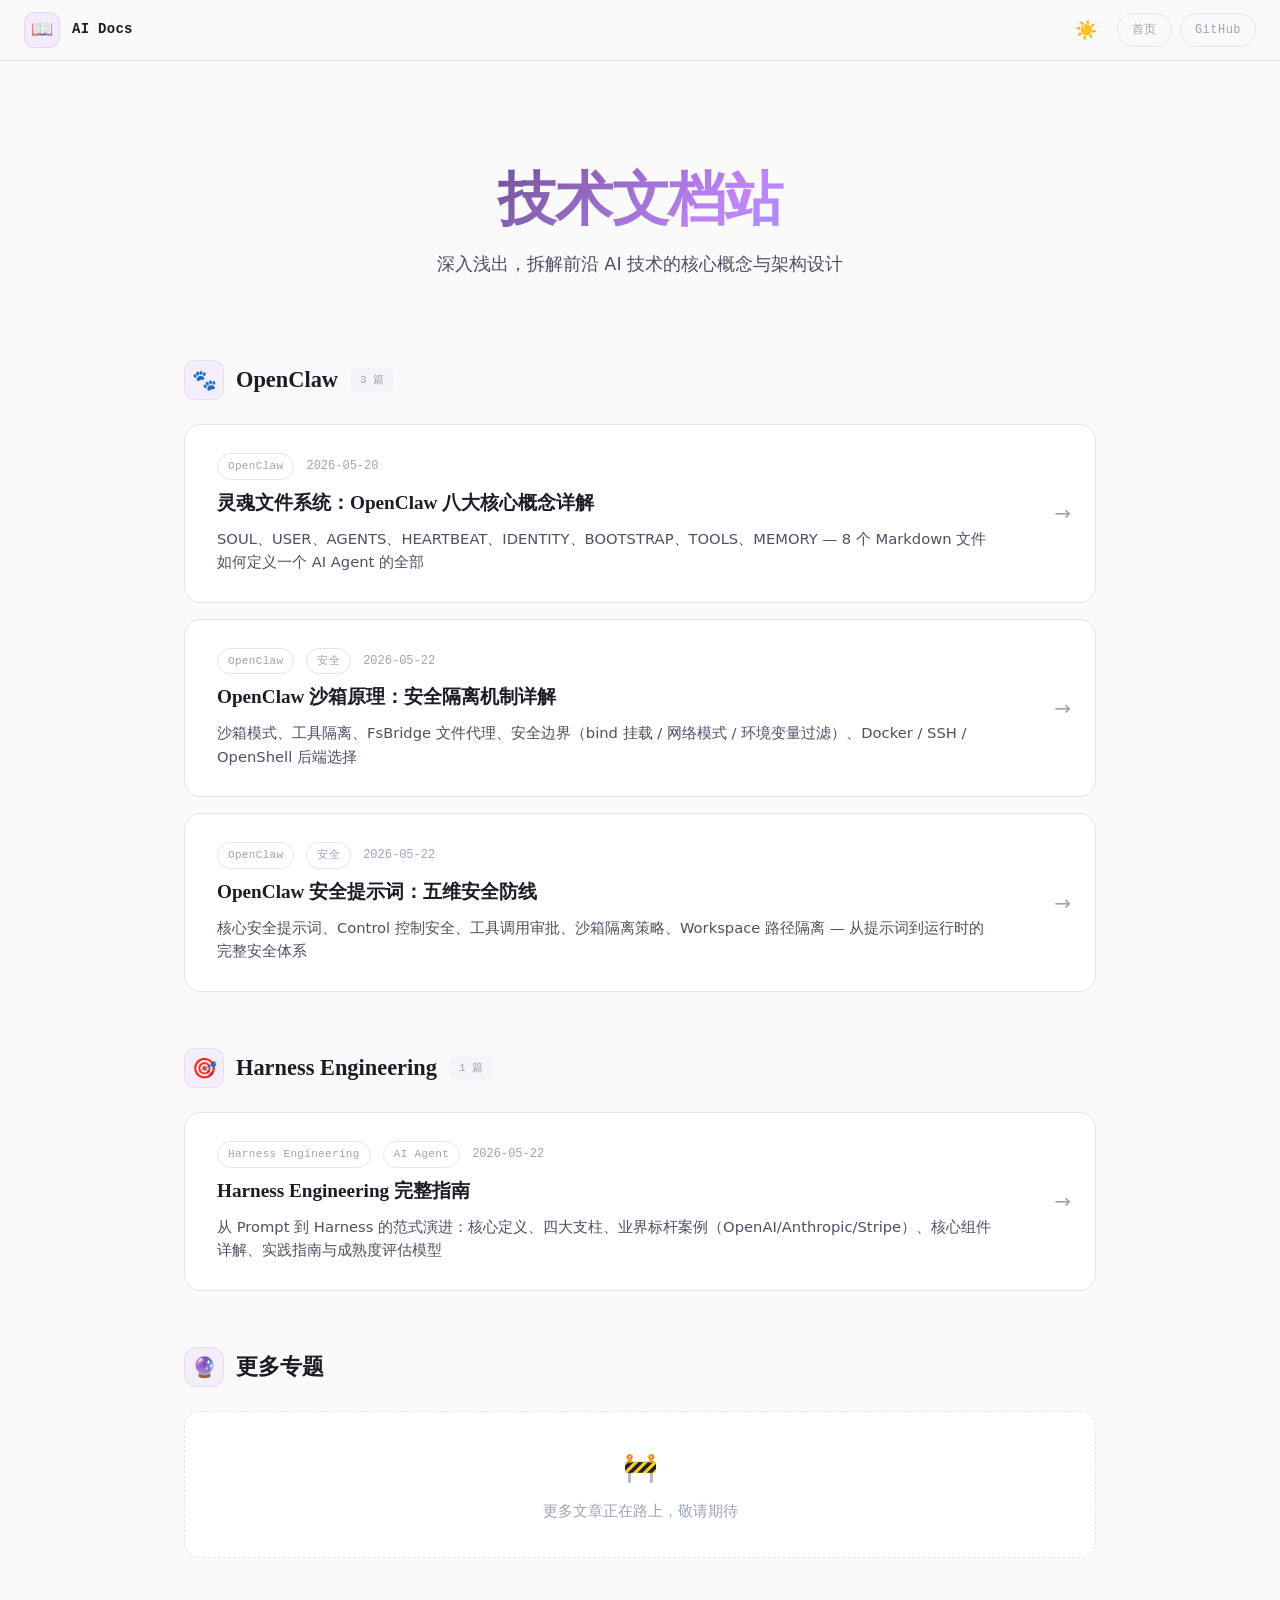
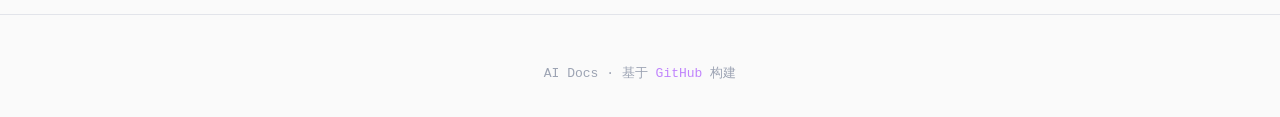
<file: index.html>
<!doctype html>
<html lang="zh-CN">
  <head>
    <meta charset="UTF-8" />
    <meta name="viewport" content="width=device-width, initial-scale=1.0" />
    <title>AI Docs — 技术文档站 | OpenClaw 深度解析</title>
    <meta name="description" content="深入浅出拆解 OpenClaw AI Agent 平台的核心概念、沙箱安全机制与系统架构设计。涵盖灵魂文件系统、五维安全防线、Docker 沙箱隔离等技术文档。" />
    <meta name="keywords" content="OpenClaw, AI Agent, 技术文档, 沙箱, 安全提示词, 灵魂文件系统, SOUL.md, AGENTS.md" />
    <meta name="author" content="AI Docs" />
    <meta name="robots" content="index, follow" />
    <link rel="canonical" href="https://rvelamen.github.io/AI-DOCS/" />
    <!-- Open Graph -->
    <meta property="og:title" content="AI Docs — 技术文档站 | OpenClaw 深度解析" />
    <meta property="og:description" content="深入浅出拆解 OpenClaw AI Agent 平台的核心概念、沙箱安全机制与系统架构设计。" />
    <meta property="og:type" content="website" />
    <meta property="og:url" content="https://rvelamen.github.io/AI-DOCS/" />
    <meta property="og:site_name" content="AI Docs" />
    <!-- Twitter Card -->
    <meta name="twitter:card" content="summary_large_image" />
    <meta name="twitter:title" content="AI Docs — 技术文档站 | OpenClaw 深度解析" />
    <meta name="twitter:description" content="深入浅出拆解 OpenClaw AI Agent 平台的核心概念、沙箱安全机制与系统架构设计。" />
    <style>
      *,
      *::before,
      *::after {
        margin: 0;
        padding: 0;
        box-sizing: border-box;
      }

      /* ----- Dark Theme (Default) ----- */
      :root {
        --bg-deep: #0a0c10;
        --bg-surface: #11141b;
        --bg-card: #161a24;
        --bg-card-hover: #1c2130;
        --bg-code: #0a0c10;
        --border: #252a38;
        --border-active: #3a4160;
        --text-primary: #e8eaf0;
        --text-secondary: #8b90a5;
        --text-muted: #555a70;
        --accent: #c084fc;
        --accent-soft: rgba(192, 132, 252, 0.12);
        --accent-rgb: 192, 132, 252;
        --radius: 16px;
        --radius-sm: 10px;
        --mono: "JetBrains Mono", monospace;
        --serif: "Noto Serif SC", serif;
        --sans: "Inter", system-ui, -apple-system, sans-serif;
      }

      /* ----- Light Theme ----- */
      [data-theme="light"] {
        --bg-deep: #fafafa;
        --bg-surface: #f0f1f5;
        --bg-card: #ffffff;
        --bg-card-hover: #f5f6f8;
        --bg-code: #f5f6f8;
        --border: #e2e4ea;
        --border-active: #d0d3db;
        --text-primary: #1a1d26;
        --text-secondary: #4b5063;
        --text-muted: #9ca3b3;
        --accent-soft: rgba(192, 132, 252, 0.1);
      }

      html {
        scroll-behavior: smooth;
        font-size: 16px;
      }
      body {
        background: var(--bg-deep);
        color: var(--text-primary);
        font-family: var(--sans);
        line-height: 1.7;
        overflow-x: hidden;
        -webkit-font-smoothing: antialiased;
        transition:
          background 0.3s ease,
          color 0.3s ease;
      }
      ::selection {
        background: var(--accent-soft);
        color: var(--accent);
      }

      .container {
        max-width: 960px;
        margin: 0 auto;
        padding: 0 24px;
        position: relative;
        z-index: 1;
      }

      /* ===== NAV ===== */
      .site-nav {
        position: sticky;
        top: 0;
        z-index: 100;
        background: rgba(var(--bg-deep-rgb, 10, 12, 16), 0.9);
        backdrop-filter: blur(12px);
        border-bottom: 1px solid var(--border);
        transition: border-color 0.3s ease;
        margin-bottom: 64px;
      }
      [data-theme="light"] .site-nav {
        background: rgba(250, 250, 250, 0.9);
      }
      .site-nav-inner {
        margin: 0 auto;
        padding: 0 24px;
        display: flex;
        align-items: center;
        justify-content: space-between;
        height: 60px;
      }
      .nav-brand {
        display: flex;
        align-items: center;
        gap: 12px;
        font-family: var(--mono);
        font-size: 14px;
        font-weight: 700;
        color: var(--text-primary);
        text-decoration: none;
        letter-spacing: 0.02em;
      }
      .nav-brand .logo {
        width: 36px;
        height: 36px;
        border-radius: 10px;
        background: var(--accent-soft);
        border: 1px solid rgba(var(--accent-rgb), 0.25);
        display: flex;
        align-items: center;
        justify-content: center;
        font-size: 18px;
        color: var(--accent);
      }
      .site-nav-right {
        display: flex;
        align-items: center;
        gap: 12px;
      }
      .site-nav-links {
        display: flex;
        gap: 8px;
      }
      .site-nav-links a {
        font-family: var(--mono);
        font-size: 12px;
        color: var(--text-muted);
        text-decoration: none;
        padding: 6px 14px;
        border-radius: 100px;
        border: 1px solid var(--border);
        transition: all 0.25s ease;
        letter-spacing: 0.04em;
      }
      .site-nav-links a:hover {
        color: var(--text-primary);
        border-color: var(--border-active);
      }

      /* Theme Toggle */
      .theme-toggle {
        background: none;
        border: none;
        cursor: pointer;
        font-size: 18px;
        color: var(--text-muted);
        padding: 4px 8px;
        border-radius: 6px;
        transition: all 0.2s ease;
      }
      .theme-toggle:hover {
        color: var(--accent);
        background: var(--accent-soft);
      }

      /* ===== HERO ===== */
      .hero {
        padding: 40px 0 80px;
        text-align: center;
      }
      .hero h1 {
        font-family: var(--serif);
        font-weight: 900;
        font-size: clamp(2.4rem, 5vw, 3.6rem);
        line-height: 1.2;
        letter-spacing: -0.02em;
        margin-bottom: 16px;
        background: linear-gradient(
          135deg,
          var(--text-primary) 0%,
          var(--accent) 60%,
          #38bdf8 100%
        );
        -webkit-background-clip: text;
        -webkit-text-fill-color: transparent;
        background-clip: text;
      }
      .hero p {
        font-size: 1.1rem;
        color: var(--text-secondary);
        max-width: 520px;
        margin: 0 auto;
      }

      /* ===== SECTION ===== */
      .section {
        margin-bottom: 56px;
      }
      .section-header {
        display: flex;
        align-items: center;
        gap: 12px;
        margin-bottom: 24px;
      }
      .section-header .icon {
        width: 40px;
        height: 40px;
        border-radius: 12px;
        display: flex;
        align-items: center;
        justify-content: center;
        font-size: 20px;
        background: var(--accent-soft);
        border: 1px solid rgba(var(--accent-rgb), 0.2);
      }
      .section-header h2 {
        font-family: var(--serif);
        font-size: 1.4rem;
        font-weight: 700;
      }
      .section-header .count {
        font-family: var(--mono);
        font-size: 11px;
        color: var(--text-muted);
        background: rgba(var(--accent-rgb), 0.06);
        border-radius: 6px;
        padding: 3px 10px;
      }

      /* ===== ARTICLE CARDS ===== */
      .article-list {
        display: flex;
        flex-direction: column;
        gap: 16px;
      }
      .article-card {
        display: grid;
        grid-template-columns: 1fr auto;
        gap: 0;
        background: var(--bg-card);
        border: 1px solid var(--border);
        border-radius: var(--radius);
        overflow: hidden;
        transition: all 0.3s ease;
        text-decoration: none;
        color: inherit;
      }
      .article-card:hover {
        border-color: var(--border-active);
        transform: translateY(-2px);
        box-shadow: 0 8px 32px rgba(0, 0, 0, 0.3);
      }
      [data-theme="light"] .article-card:hover {
        box-shadow: 0 8px 32px rgba(0, 0, 0, 0.1);
      }
      .article-card-body {
        padding: 28px 32px;
        display: flex;
        flex-direction: column;
        gap: 10px;
      }
      .article-card-meta {
        display: flex;
        align-items: center;
        gap: 12px;
        font-family: var(--mono);
        font-size: 12px;
        color: var(--text-muted);
      }
      .article-card-meta .tag {
        padding: 3px 10px;
        border-radius: 100px;
        border: 1px solid var(--border);
        font-size: 11px;
        letter-spacing: 0.03em;
      }
      .article-card h3 {
        font-family: var(--serif);
        font-size: 1.2rem;
        font-weight: 700;
        line-height: 1.4;
        transition: color 0.25s;
      }
      .article-card:hover h3 {
        color: var(--accent);
      }
      .article-card .desc {
        font-size: 0.92rem;
        color: var(--text-secondary);
        line-height: 1.6;
      }
      .article-card-arrow {
        display: flex;
        align-items: center;
        padding: 0 24px;
        color: var(--text-muted);
        font-size: 20px;
        transition: all 0.3s ease;
      }
      .article-card:hover .article-card-arrow {
        color: var(--accent);
        transform: translateX(4px);
      }

      /* ===== COMING SOON ===== */
      .coming-soon {
        background: var(--bg-card);
        border: 1px dashed var(--border);
        border-radius: var(--radius);
        padding: 32px;
        text-align: center;
        color: var(--text-muted);
        font-size: 0.95rem;
      }
      .coming-soon .emoji {
        font-size: 28px;
        margin-bottom: 8px;
      }

      /* ===== FOOTER ===== */
      footer {
        padding: 48px 0 32px;
        text-align: center;
        border-top: 1px solid var(--border);
        color: var(--text-muted);
        font-size: 13px;
        font-family: var(--mono);
        margin-top: 40px;
        transition: border-color 0.3s ease;
      }
      footer a {
        color: var(--accent);
        text-decoration: none;
      }
      footer a:hover {
        text-decoration: underline;
      }

      /* ===== RESPONSIVE ===== */
      @media (max-width: 640px) {
        .article-card {
          grid-template-columns: 1fr;
        }
        .article-card-arrow {
          display: none;
        }
        .article-card-body {
          padding: 20px 24px;
        }
        .site-nav-links {
          display: none;
        }
      }
    </style>
  </head>
  <body>
    <div class="container">
      <section class="hero">
        <h1>技术文档站</h1>
        <p>深入浅出，拆解前沿 AI 技术的核心概念与架构设计</p>
      </section>

      <!-- ===== OpenClaw ===== -->
      <section class="section">
        <div class="section-header">
          <div class="icon">🐾</div>
          <h2>OpenClaw</h2>
          <span class="count">3 篇</span>
        </div>
        <div class="article-list">
          <a href="article/openclaw-core-concepts.html" class="article-card">
            <div class="article-card-body">
              <div class="article-card-meta">
                <span class="tag">OpenClaw</span>
                <span>2026-05-20</span>
              </div>
              <h3>灵魂文件系统：OpenClaw 八大核心概念详解</h3>
              <div class="desc">
                SOUL、USER、AGENTS、HEARTBEAT、IDENTITY、BOOTSTRAP、TOOLS、MEMORY
                — 8 个 Markdown 文件如何定义一个 AI Agent 的全部
              </div>
            </div>
            <div class="article-card-arrow">→</div>
          </a>
          <a
            href="article/openclaw-sandbox-principles.html"
            class="article-card"
          >
            <div class="article-card-body">
              <div class="article-card-meta">
                <span class="tag">OpenClaw</span>
                <span class="tag">安全</span>
                <span>2026-05-22</span>
              </div>
              <h3>OpenClaw 沙箱原理：安全隔离机制详解</h3>
              <div class="desc">
                沙箱模式、工具隔离、FsBridge 文件代理、安全边界（bind 挂载 /
                网络模式 / 环境变量过滤）、Docker / SSH / OpenShell 后端选择
              </div>
            </div>
            <div class="article-card-arrow">→</div>
          </a>
          <a href="article/openclaw-security-prompts.html" class="article-card">
            <div class="article-card-body">
              <div class="article-card-meta">
                <span class="tag">OpenClaw</span>
                <span class="tag">安全</span>
                <span>2026-05-22</span>
              </div>
              <h3>OpenClaw 安全提示词：五维安全防线</h3>
              <div class="desc">
                核心安全提示词、Control
                控制安全、工具调用审批、沙箱隔离策略、Workspace 路径隔离 —
                从提示词到运行时的完整安全体系
              </div>
            </div>
            <div class="article-card-arrow">→</div>
          </a>
        </div>
      </section>

      <!-- ===== Harness Engineering ===== -->
      <section class="section">
        <div class="section-header">
          <div class="icon">🎯</div>
          <h2>Harness Engineering</h2>
          <span class="count">1 篇</span>
        </div>
        <div class="article-list">
          <a href="article/harness-engineering.html" class="article-card">
            <div class="article-card-body">
              <div class="article-card-meta">
                <span class="tag">Harness Engineering</span>
                <span class="tag">AI Agent</span>
                <span>2026-05-22</span>
              </div>
              <h3>Harness Engineering 完整指南</h3>
              <div class="desc">
                从 Prompt 到 Harness 的范式演进：核心定义、四大支柱、业界标杆案例（OpenAI/Anthropic/Stripe）、核心组件详解、实践指南与成熟度评估模型
              </div>
            </div>
            <div class="article-card-arrow">→</div>
          </a>
        </div>
      </section>

      <!-- ===== More sections ===== -->
      <section class="section">
        <div class="section-header">
          <div class="icon">🔮</div>
          <h2>更多专题</h2>
        </div>
        <div class="coming-soon">
          <div class="emoji">🚧</div>
          更多文章正在路上，敬请期待
        </div>
      </section>
    </div>

    <footer style="border-top: 1px solid var(--border)">
      <div class="container">
        <p>
          AI Docs · 基于
          <a href="https://github.com/Rvelamen" target="_blank">GitHub</a>
          构建
        </p>
      </div>
    </footer>

    <script src="assets/js/nav.js"></script>
  </body>
</html>
</file>
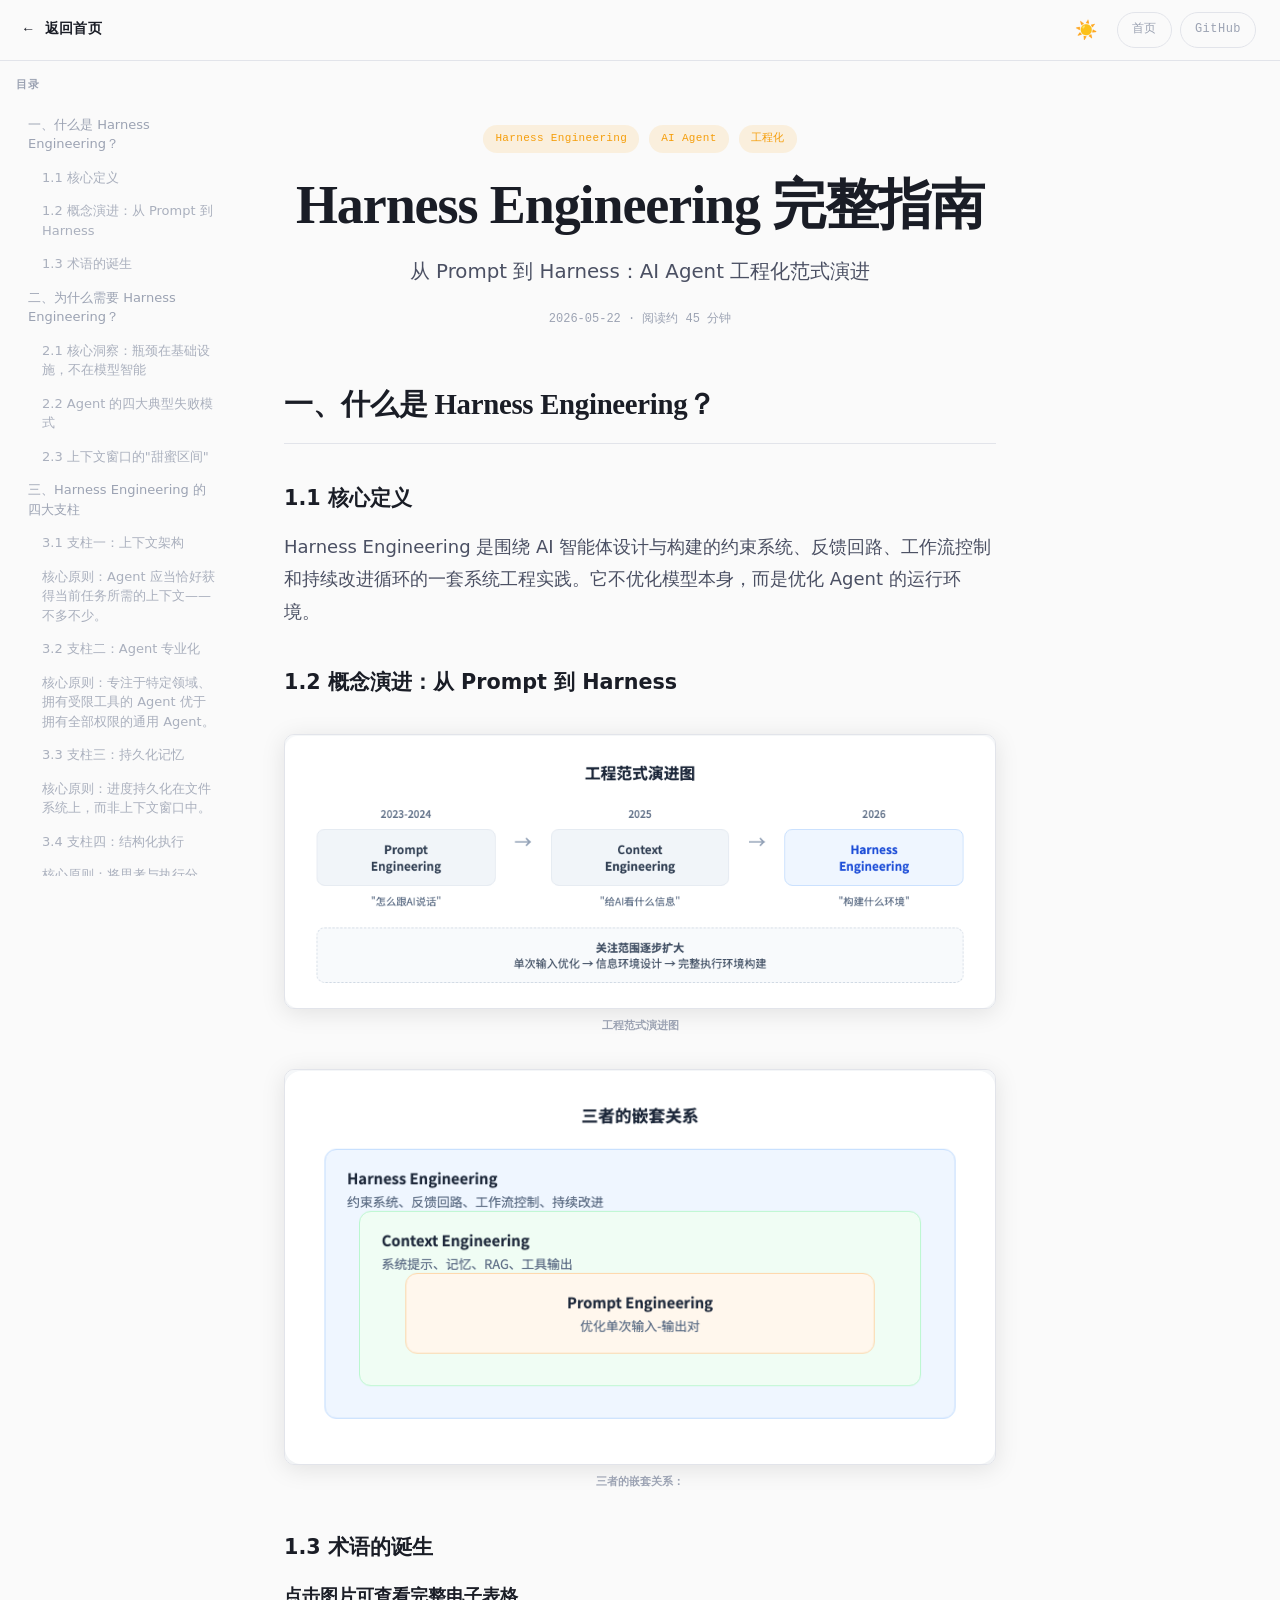
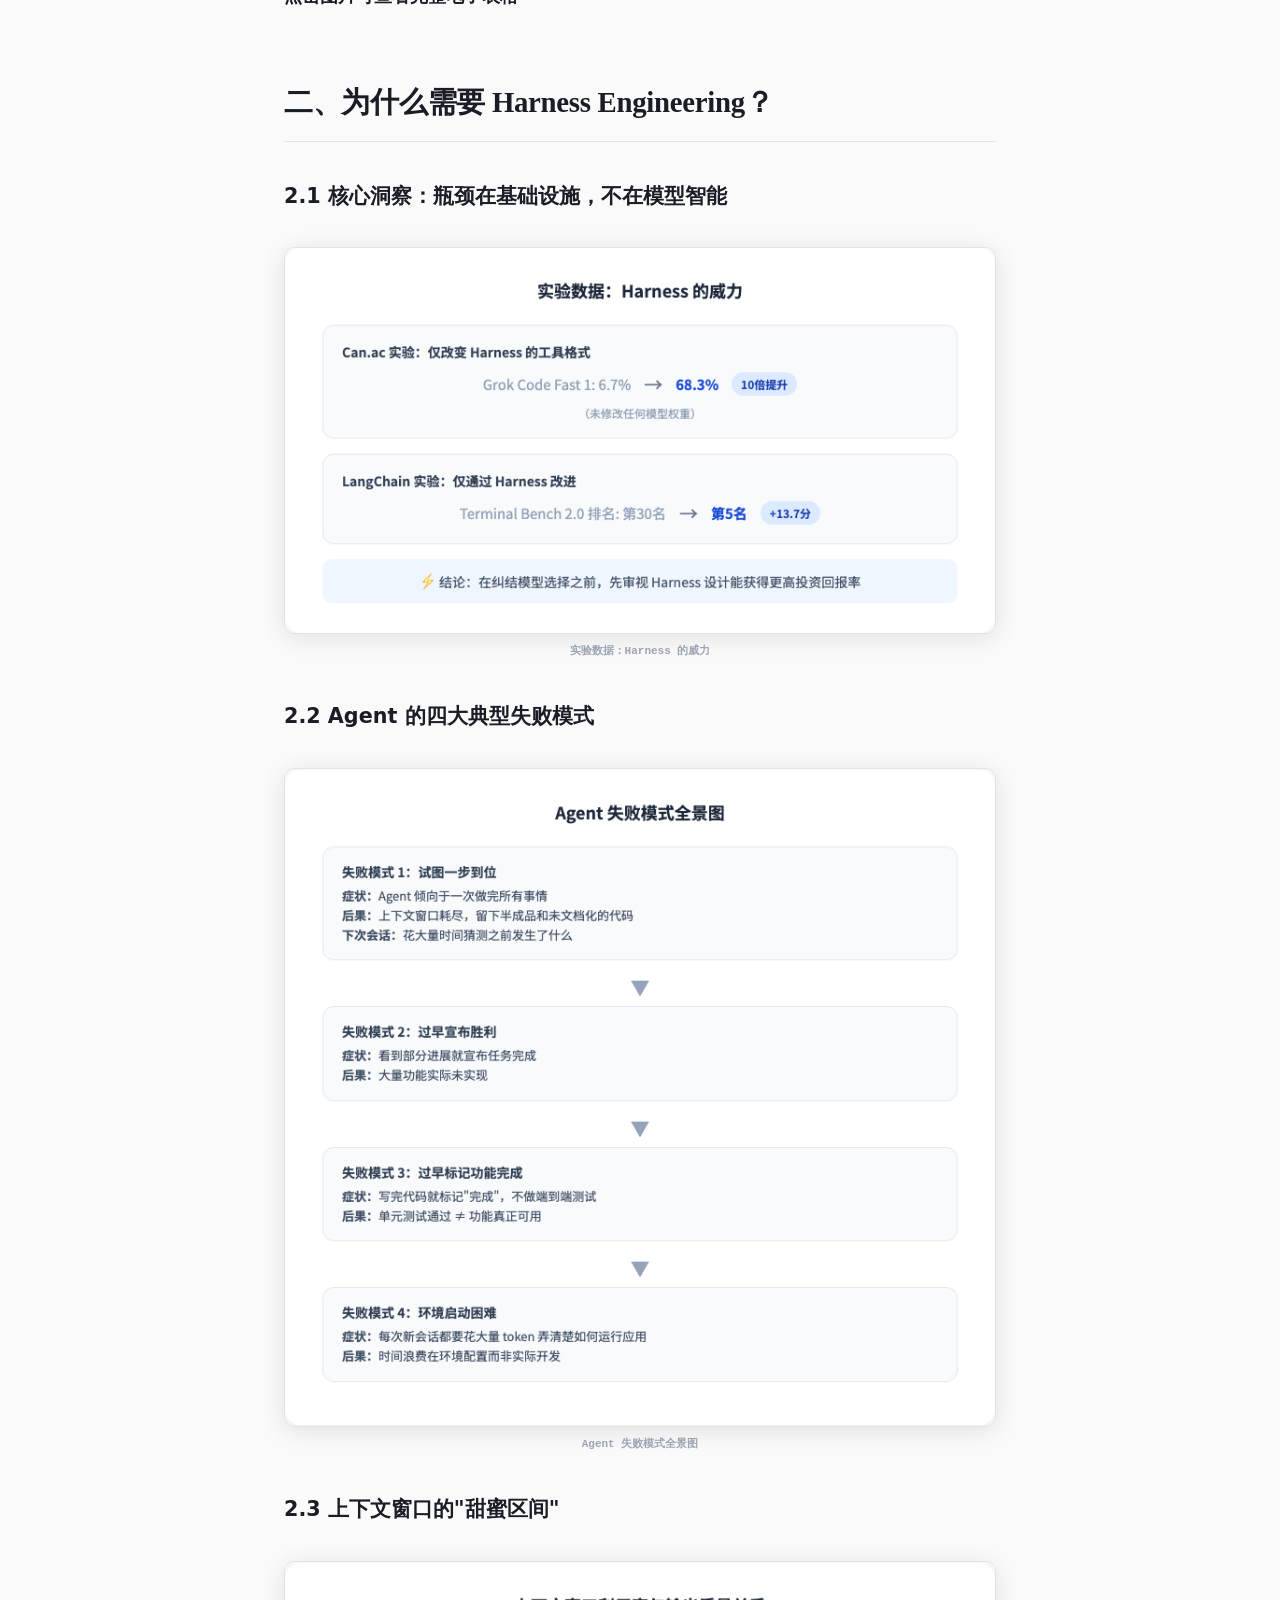
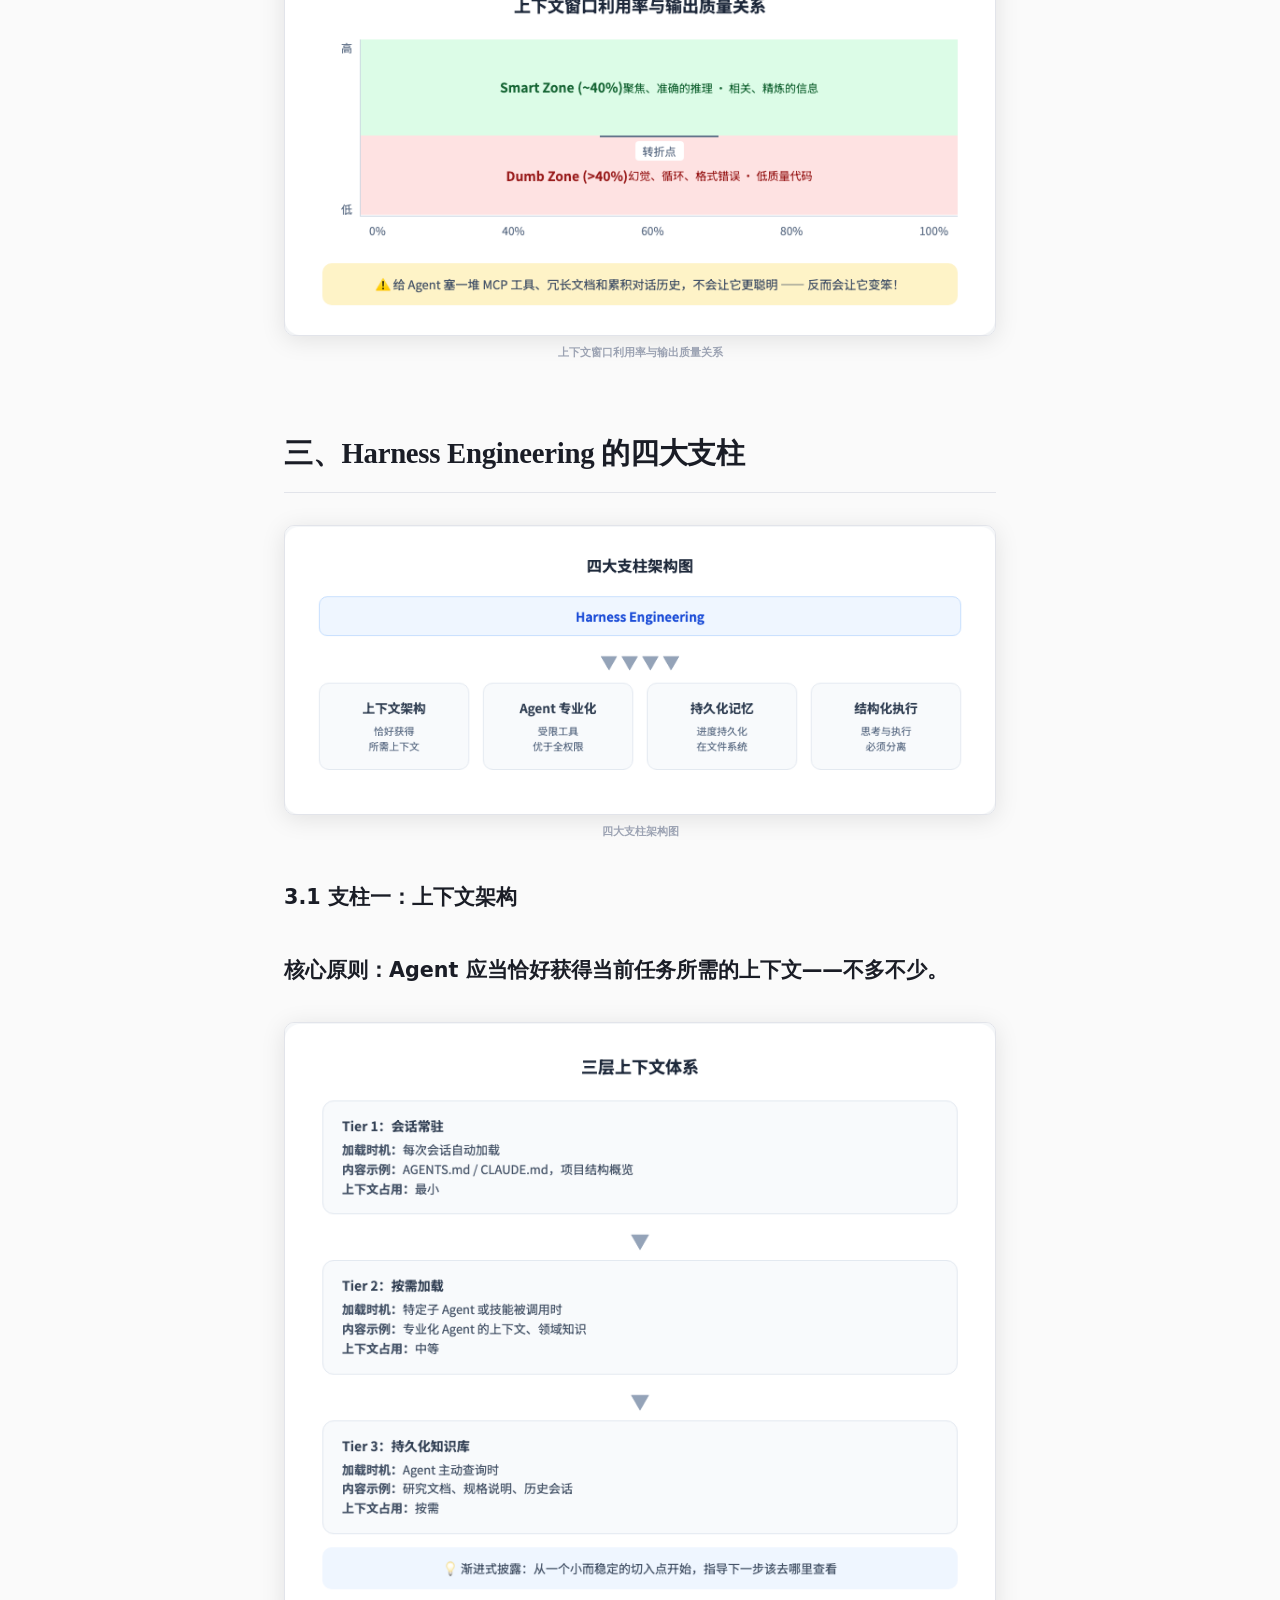
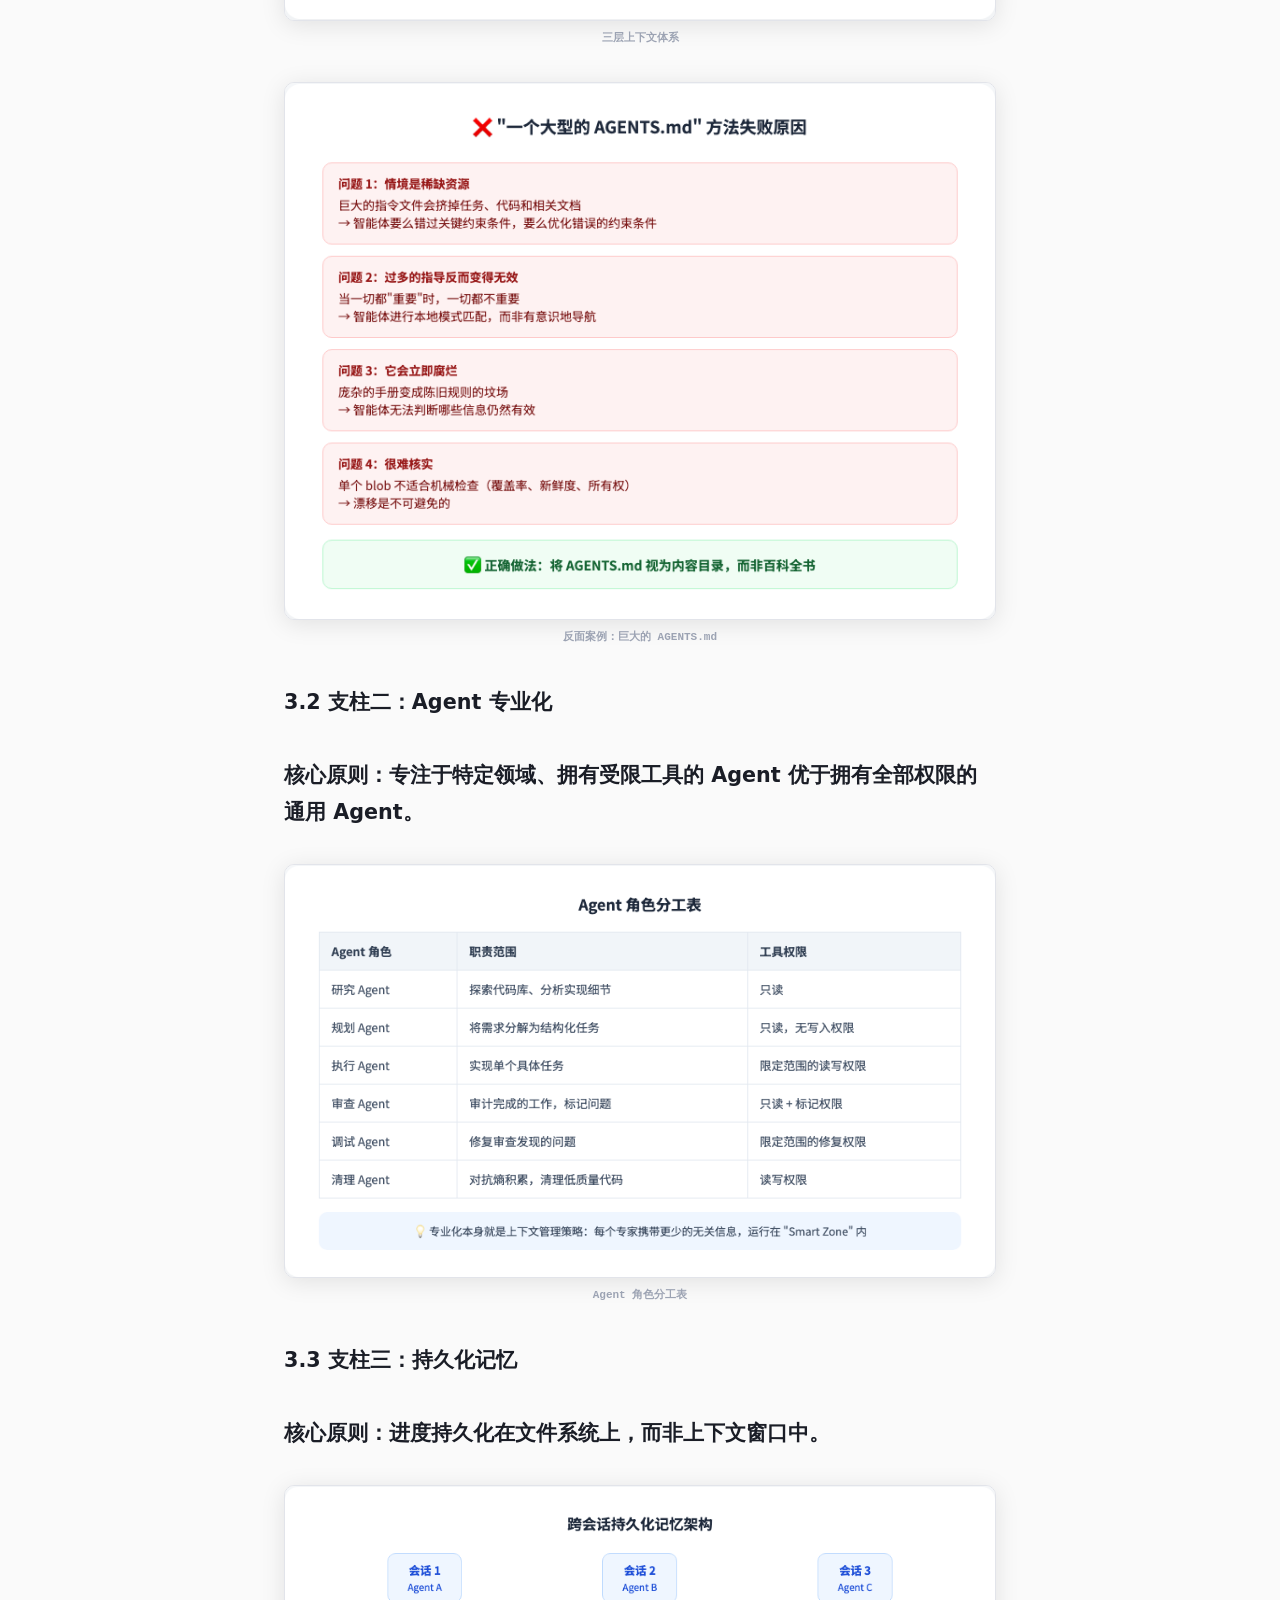
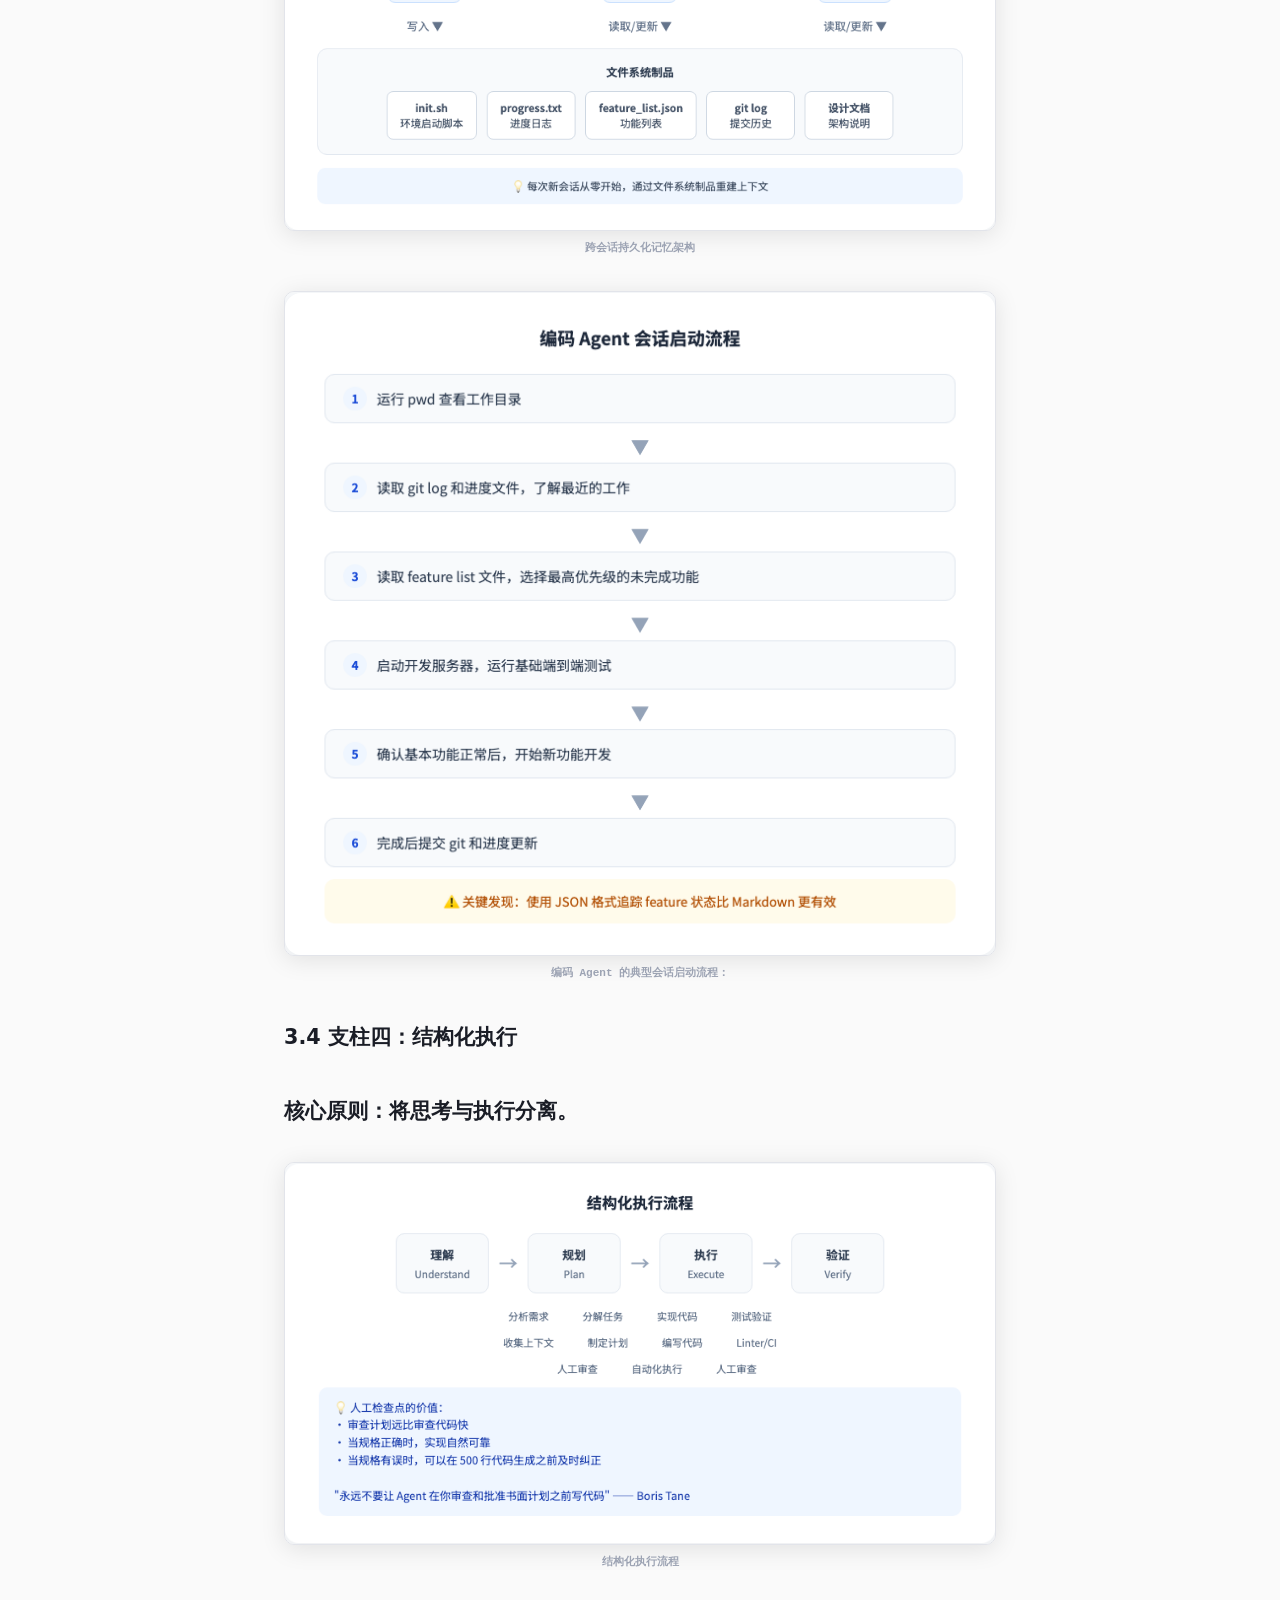
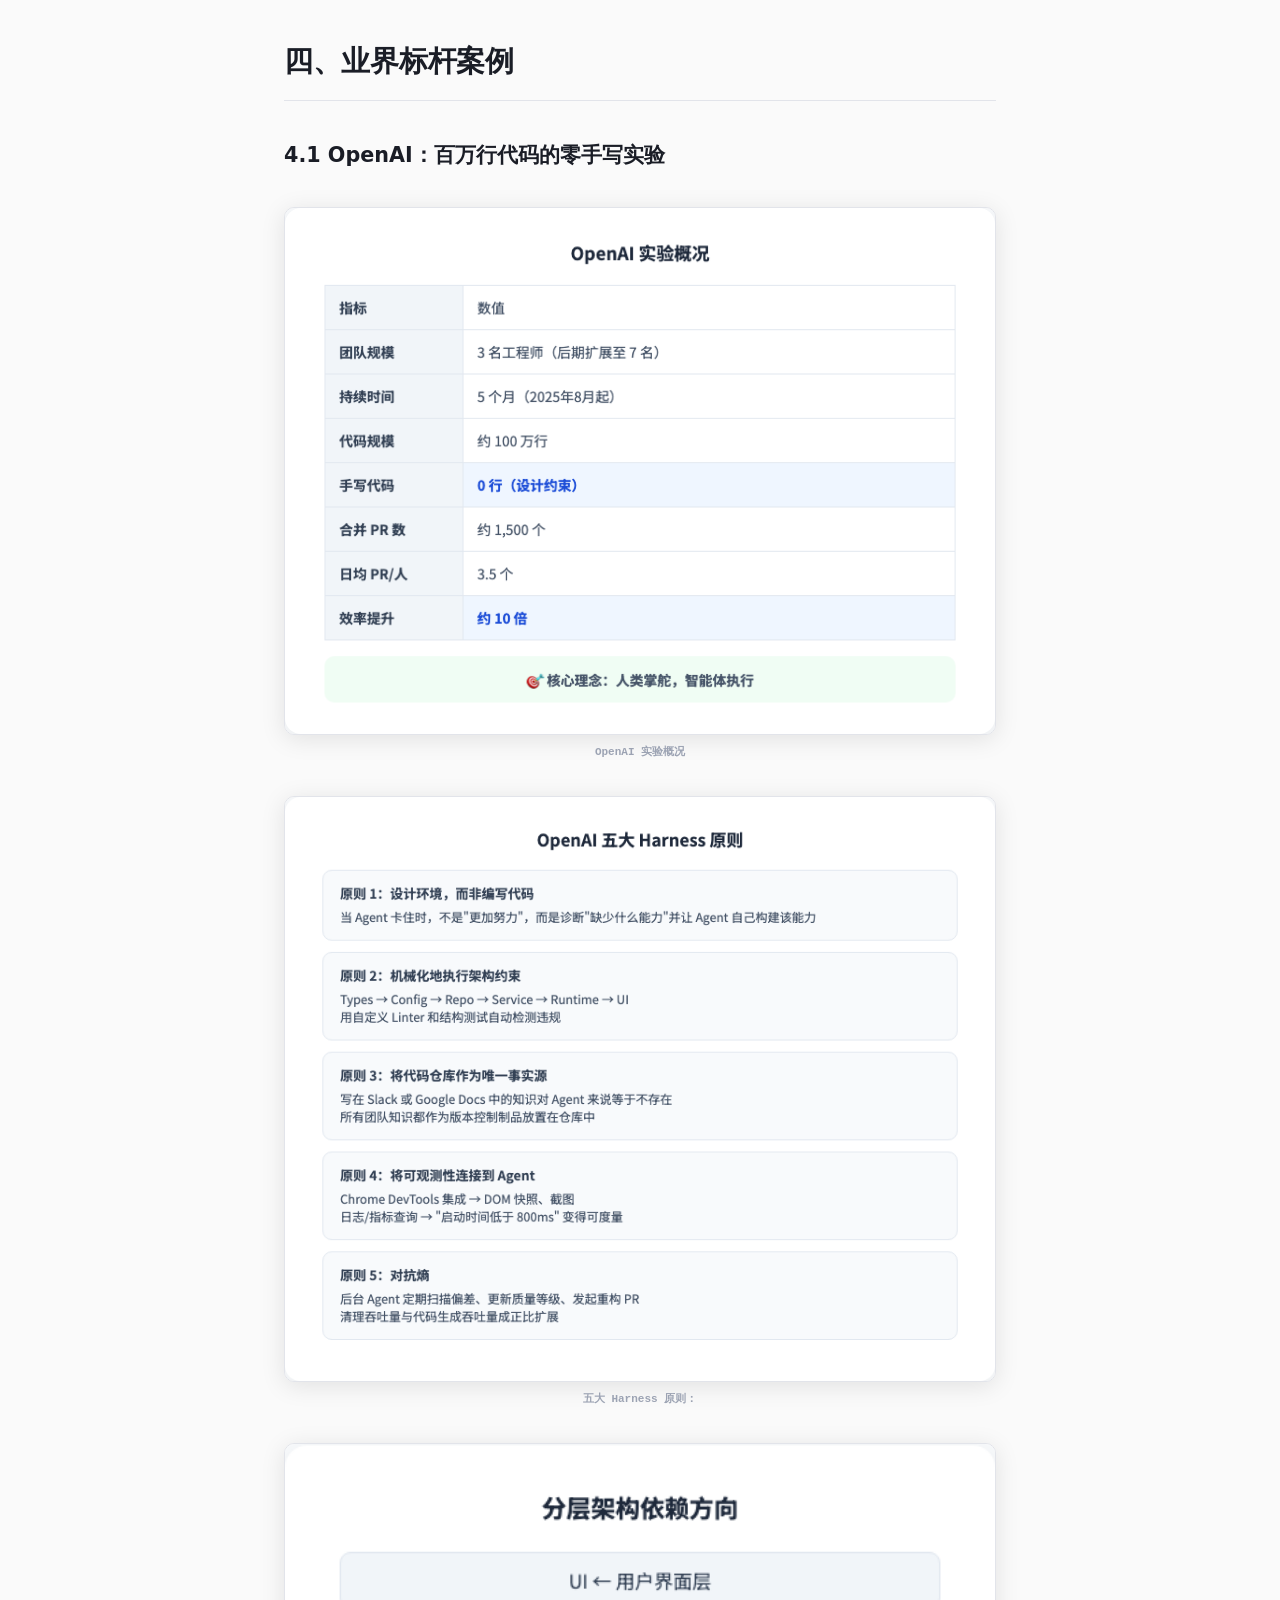
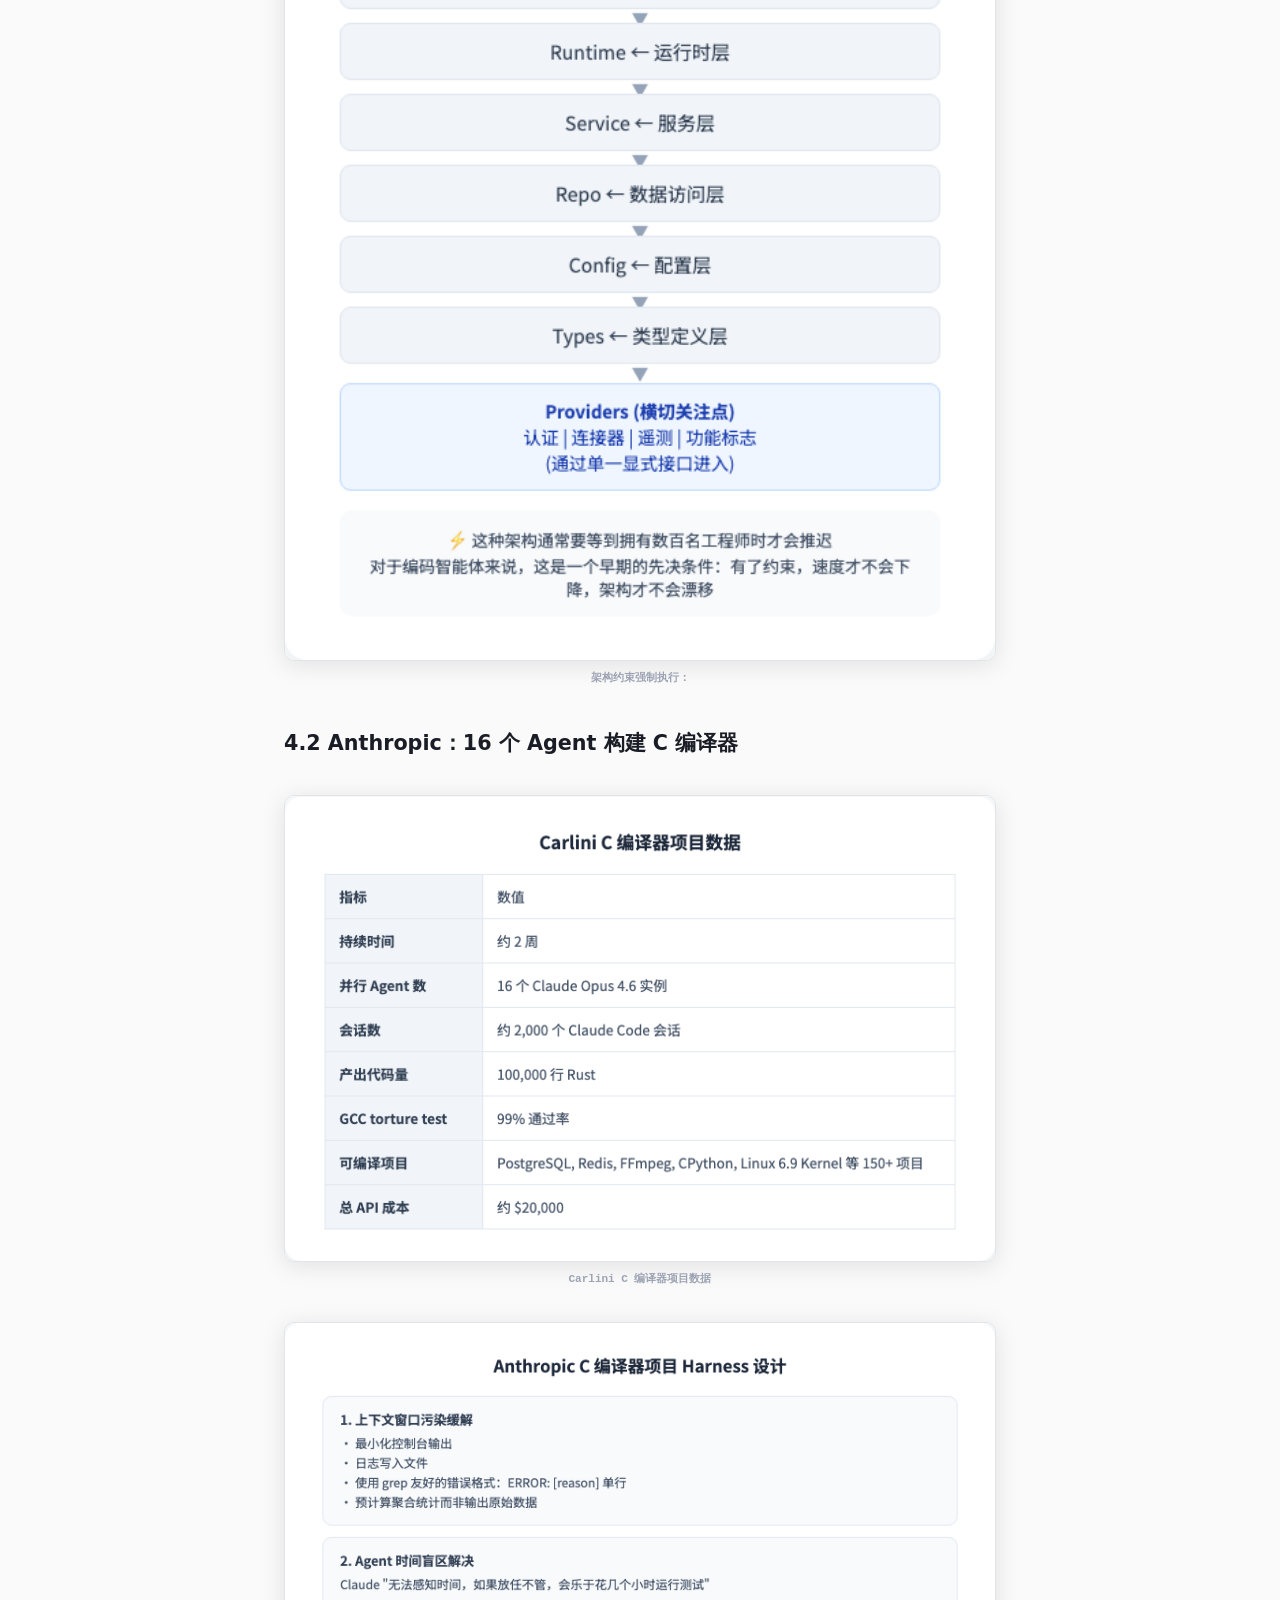
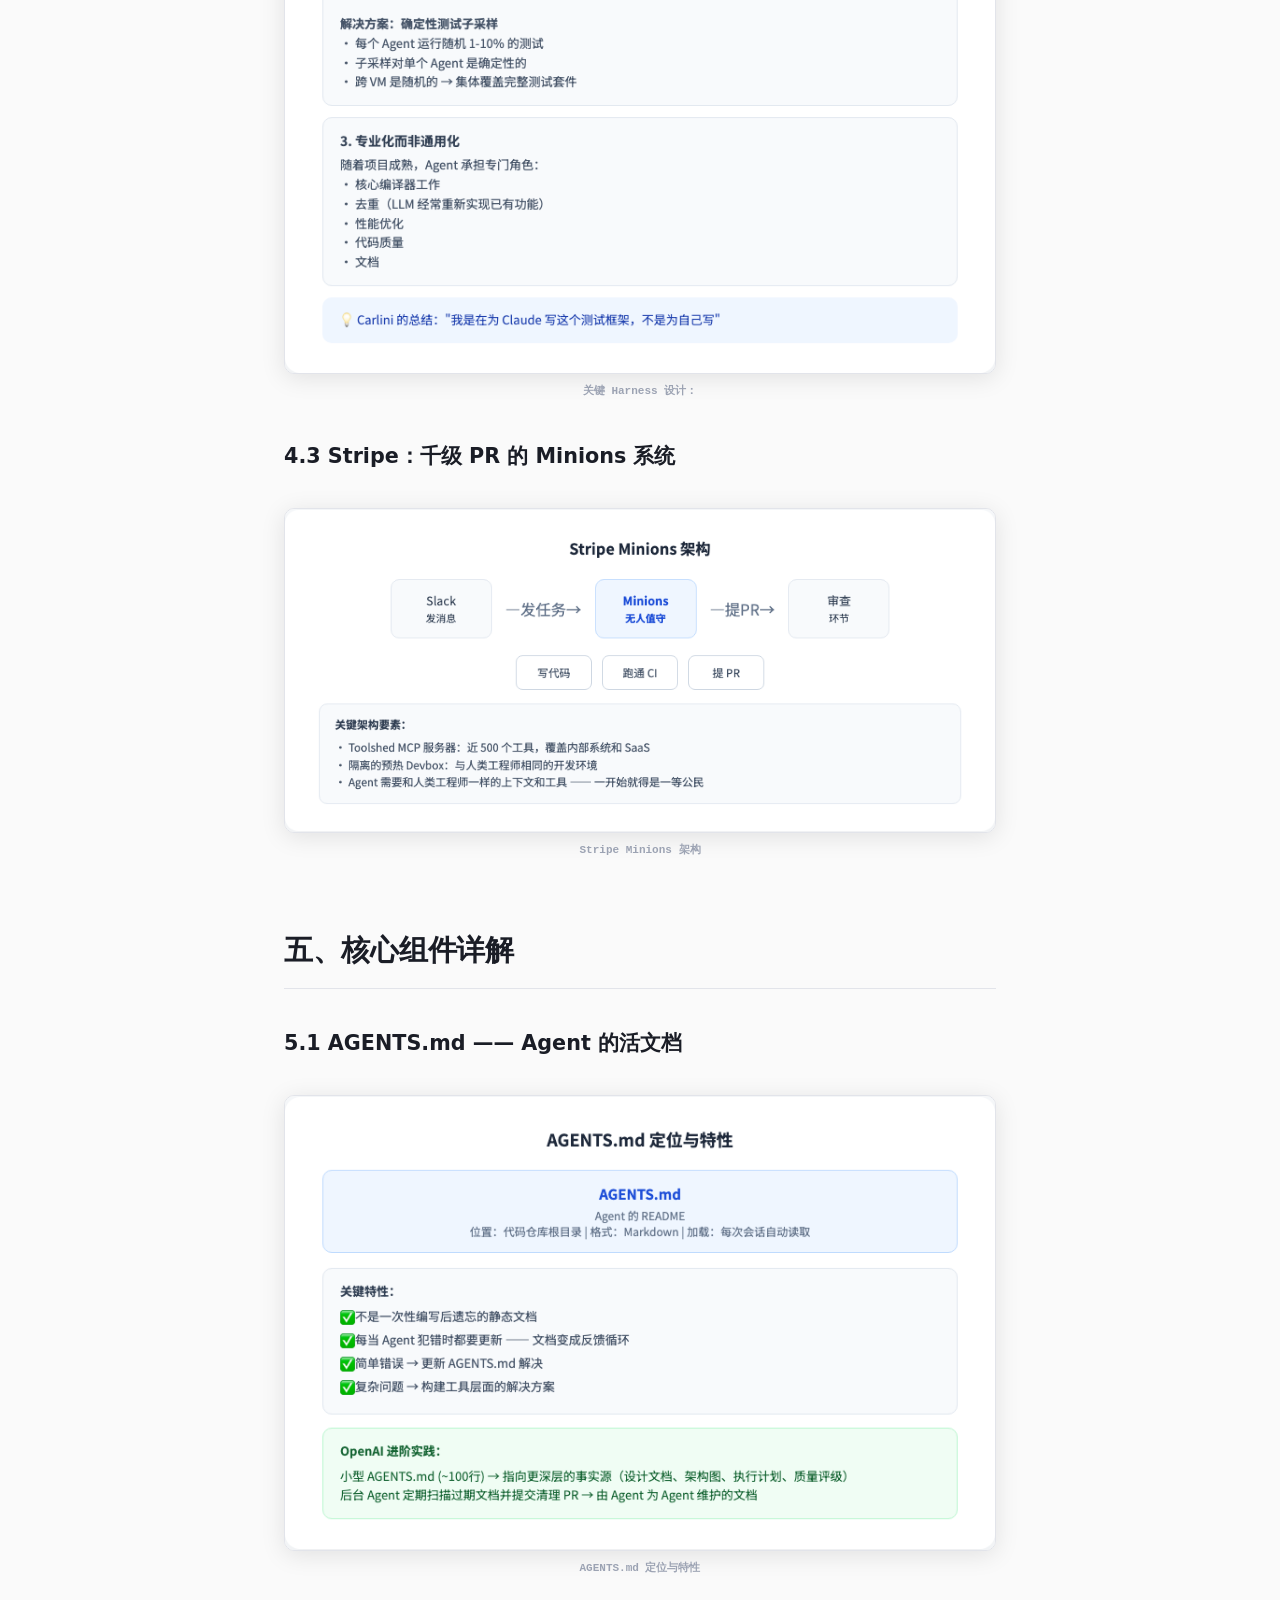
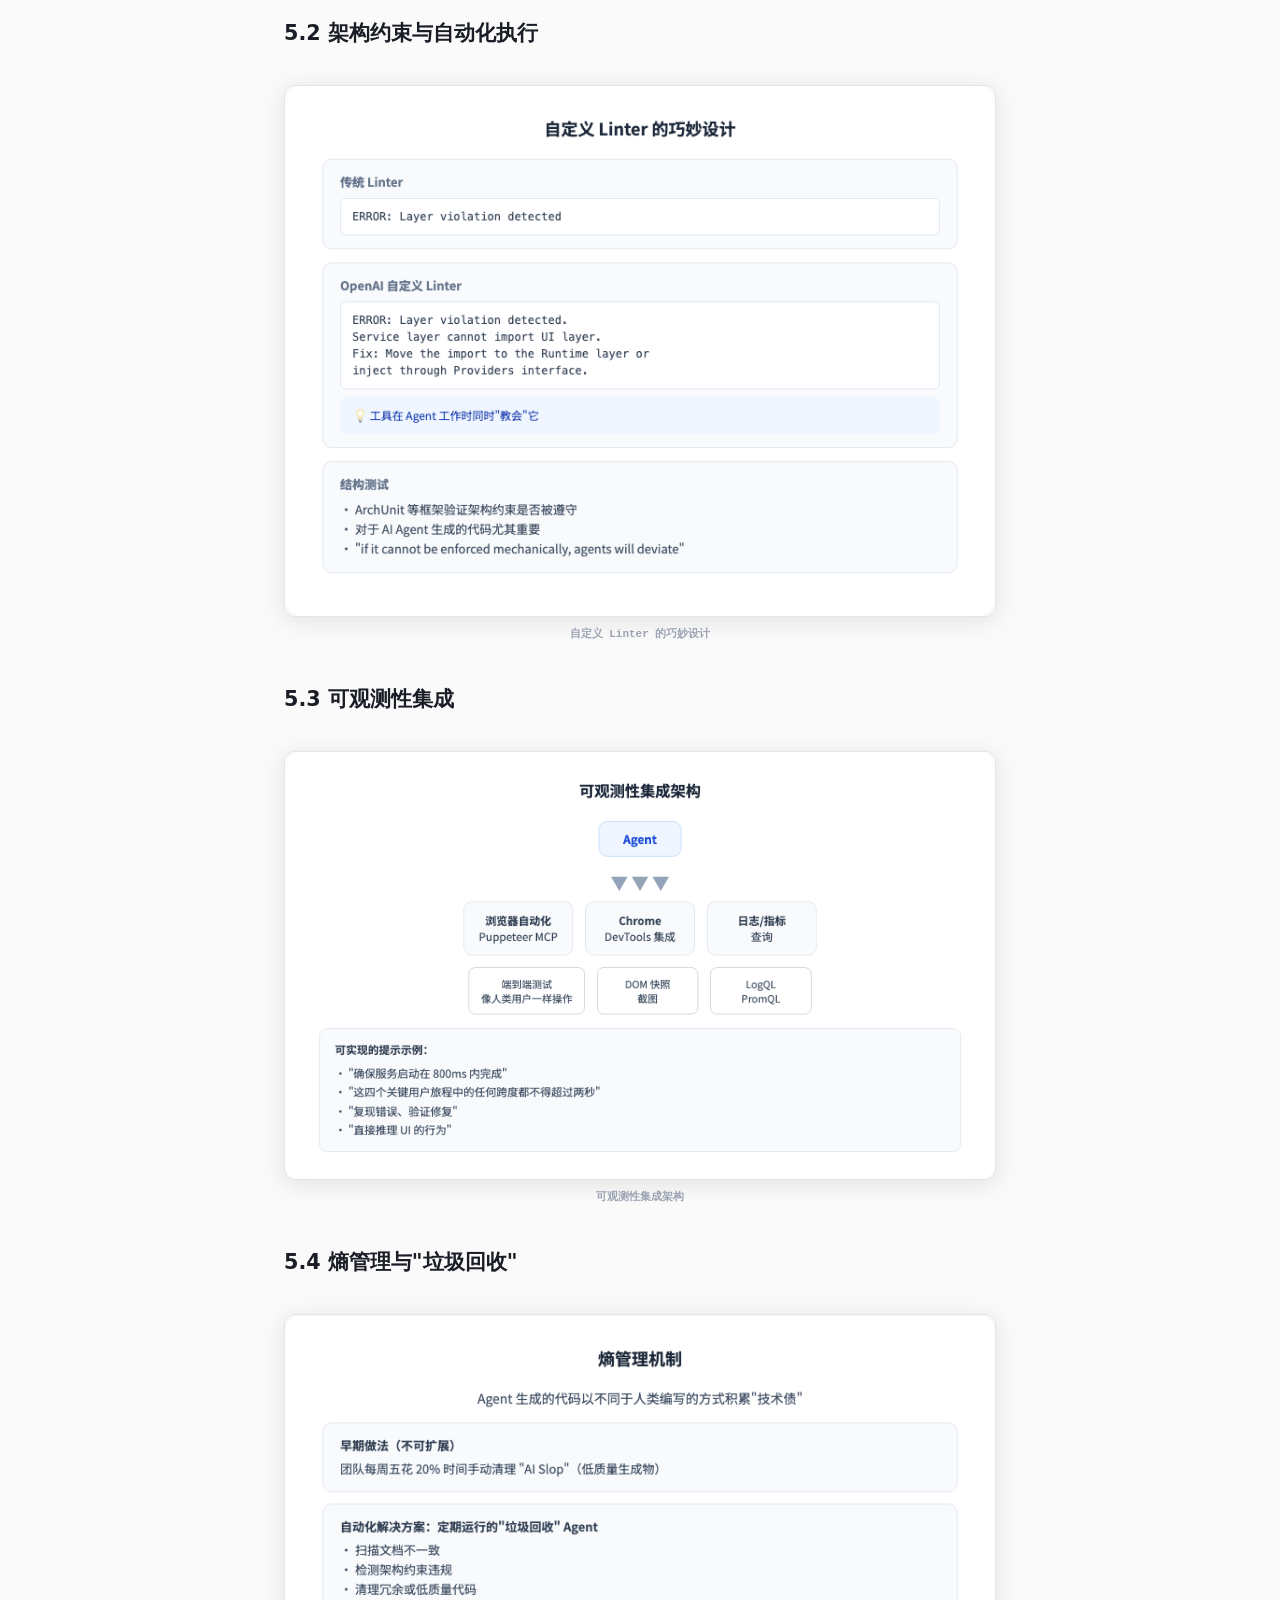
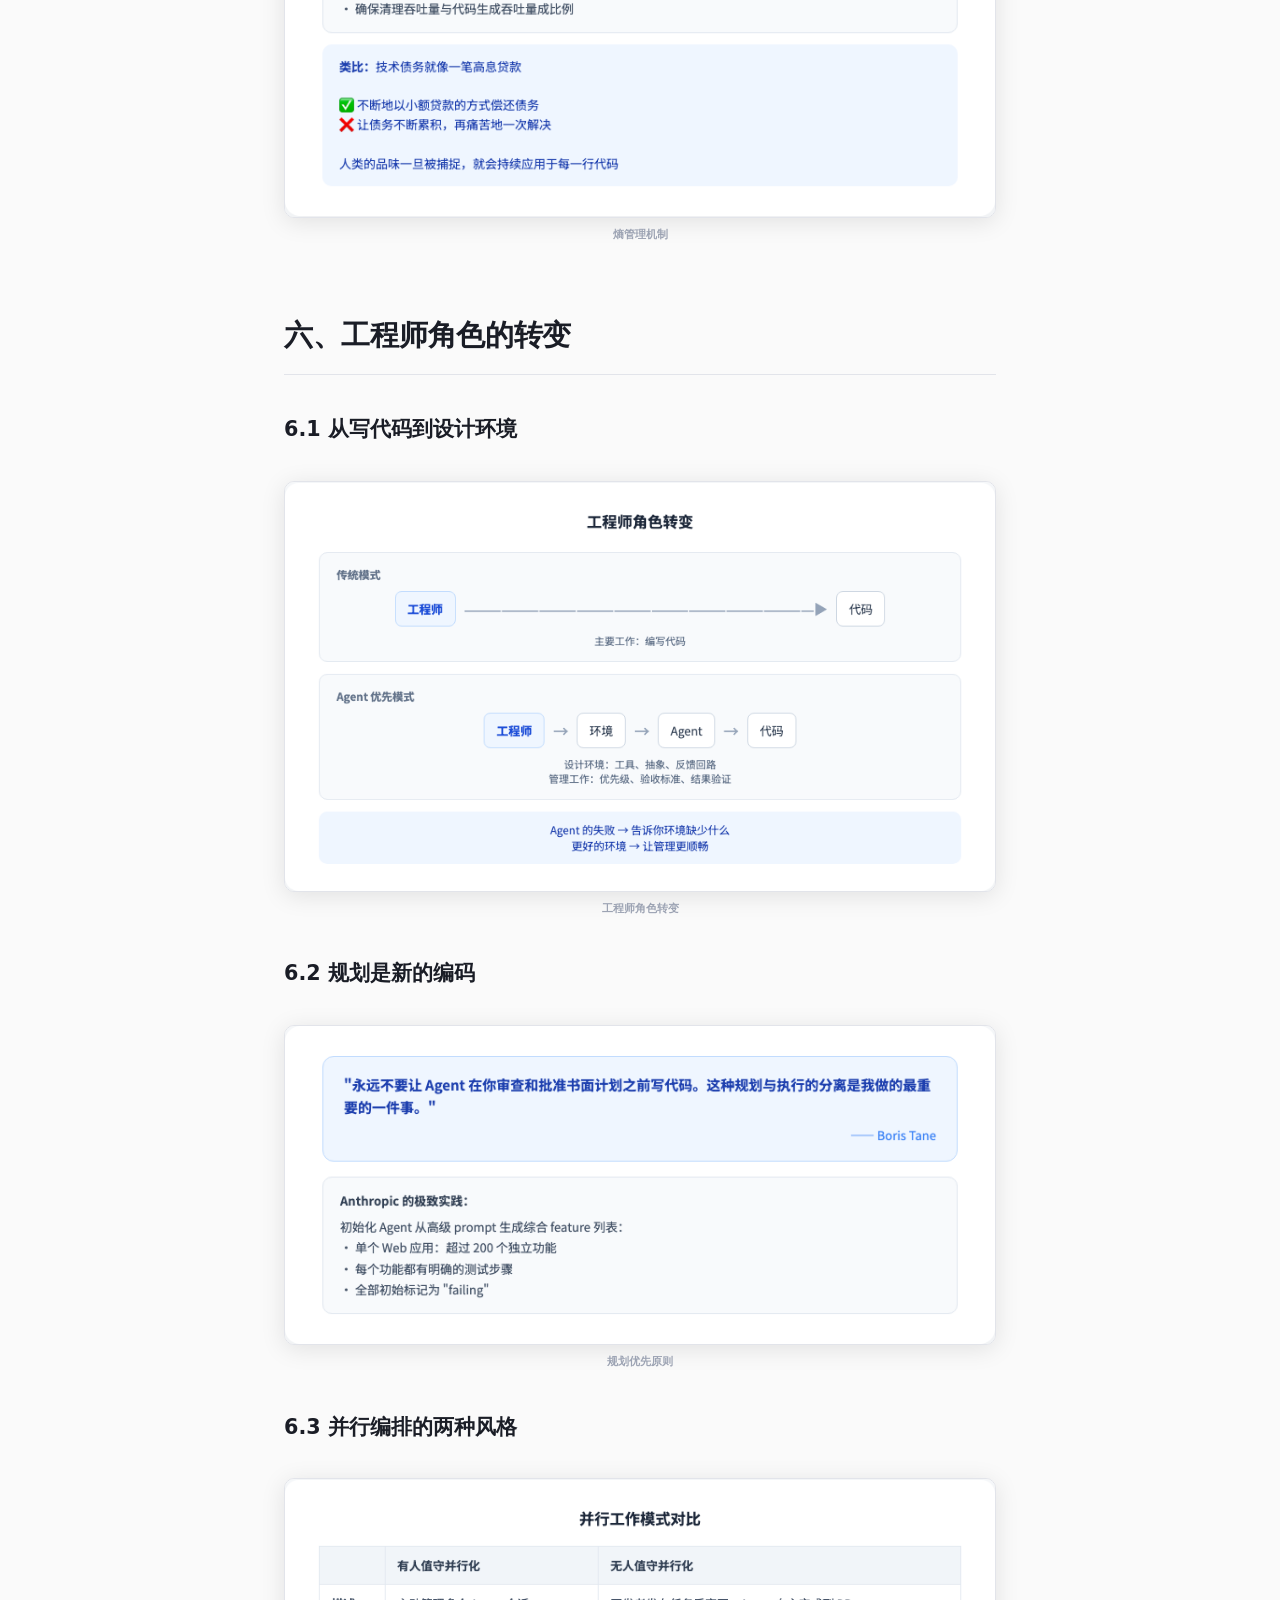
<file: article/harness-engineering.html>
<!DOCTYPE html>
<html lang="zh-CN">
<head>
<meta charset="UTF-8">
<meta name="viewport" content="width=device-width, initial-scale=1.0">
<title>Harness Engineering 完整指南 — 从 Prompt 到 Harness 的 AI Agent 工程化实践</title>
<meta name="description" content="Harness Engineering 完整指南：核心定义、四大支柱、业界标杆案例（OpenAI/Anthropic/Stripe）、核心组件详解、实践指南与成熟度评估模型。" />
<meta name="keywords" content="Harness Engineering, AI Agent, 工程化, 智能体, 上下文架构, 持久化记忆" />
<meta name="author" content="AI Docs" />
<meta name="robots" content="index, follow" />
<link rel="canonical" href="https://rvelamen.github.io/AI-DOCS/article/harness-engineering.html" />
<meta property="og:title" content="Harness Engineering 完整指南 — 从 Prompt 到 Harness 的 AI Agent 工程化实践" />
<meta property="og:description" content="Harness Engineering 完整指南：核心定义、四大支柱、业界标杆案例、核心组件详解、实践指南与成熟度评估模型。" />
<meta property="og:type" content="article" />
<meta property="og:url" content="https://rvelamen.github.io/AI-DOCS/article/harness-engineering.html" />
<meta property="og:site_name" content="AI Docs" />
<meta property="article:published_time" content="2026-05-22" />
<meta property="article:tag" content="Harness Engineering" />
<meta property="article:tag" content="AI Agent" />
<meta property="article:tag" content="工程化" />
<meta name="twitter:card" content="summary_large_image" />
<meta name="twitter:title" content="Harness Engineering 完整指南 — 从 Prompt 到 Harness 的 AI Agent 工程化实践" />
<meta name="twitter:description" content="Harness Engineering 完整指南：核心定义、四大支柱、业界标杆案例、核心组件详解、实践指南与成熟度评估模型。" />
<link rel="stylesheet" href="../assets/css/article-style.css">
<style>
:root{--accent:#f59e0b;--accent-soft:rgba(245, 158, 11,.12);--accent-rgb:245, 158, 11;}
</style>
</head>
<body>
<header class="article-header">
  <div class="article-tags"><span>Harness Engineering</span>
    <span>AI Agent</span>
    <span>工程化</span></div>
  <h1>Harness Engineering 完整指南</h1>
  <p class="lead">从 Prompt 到 Harness：AI Agent 工程化范式演进</p>
  <div class="meta">2026-05-22 · 阅读约 45 分钟</div>
</header>
<div class="article-layout">
<aside class="toc-sidebar">
<h4>目录</h4>
<ul>
  <li><a href="#什么是-Harness-Engineering">一、什么是 Harness Engineering？</a></li>
  <li class="sub"><a href="#1-核心定义">1.1 核心定义</a></li>
  <li class="sub"><a href="#2-概念演进从-Prompt-到-Harness">1.2 概念演进：从 Prompt 到 Harness</a></li>
  <li class="sub"><a href="#3-术语的诞生">1.3 术语的诞生</a></li>
  <li><a href="#为什么需要-Harness-Engineering">二、为什么需要 Harness Engineering？</a></li>
  <li class="sub"><a href="#1-核心洞察瓶颈在基础设施不在模型智能">2.1 核心洞察：瓶颈在基础设施，不在模型智能</a></li>
  <li class="sub"><a href="#2-Agent-的四大典型失败模式">2.2 Agent 的四大典型失败模式</a></li>
  <li class="sub"><a href="#3-上下文窗口的甜蜜区间">2.3 上下文窗口的"甜蜜区间"</a></li>
  <li><a href="#Harness-Engineering-的四大支柱">三、Harness Engineering 的四大支柱</a></li>
  <li class="sub"><a href="#1-支柱一上下文架构">3.1 支柱一：上下文架构</a></li>
  <li class="sub"><a href="#核心原则Agent-应当恰好获得当前任务所需的上下文-不多不少">核心原则：Agent 应当恰好获得当前任务所需的上下文——不多不少。</a></li>
  <li class="sub"><a href="#2-支柱二Agent-专业化">3.2 支柱二：Agent 专业化</a></li>
  <li class="sub"><a href="#核心原则专注于特定领域拥有受限工具的-Agent-优于拥有全部权限的通用-Agent">核心原则：专注于特定领域、拥有受限工具的 Agent 优于拥有全部权限的通用 Agent。</a></li>
  <li class="sub"><a href="#3-支柱三持久化记忆">3.3 支柱三：持久化记忆</a></li>
  <li class="sub"><a href="#核心原则进度持久化在文件系统上而非上下文窗口中">核心原则：进度持久化在文件系统上，而非上下文窗口中。</a></li>
  <li class="sub"><a href="#4-支柱四结构化执行">3.4 支柱四：结构化执行</a></li>
  <li class="sub"><a href="#核心原则将思考与执行分离">核心原则：将思考与执行分离。</a></li>
  <li><a href="#业界标杆案例">四、业界标杆案例</a></li>
  <li class="sub"><a href="#1-OpenAI百万行代码的零手写实验">4.1 OpenAI：百万行代码的零手写实验</a></li>
  <li class="sub"><a href="#2-Anthropic16-个-Agent-构建-C-编译器">4.2 Anthropic：16 个 Agent 构建 C 编译器</a></li>
  <li class="sub"><a href="#3-Stripe千级-PR-的-Minions-系统">4.3 Stripe：千级 PR 的 Minions 系统</a></li>
  <li><a href="#核心组件详解">五、核心组件详解</a></li>
  <li class="sub"><a href="#1-AGENTSmd---Agent-的活文档">5.1 AGENTS.md —— Agent 的活文档</a></li>
  <li class="sub"><a href="#2-架构约束与自动化执行">5.2 架构约束与自动化执行</a></li>
  <li class="sub"><a href="#3-可观测性集成">5.3 可观测性集成</a></li>
  <li class="sub"><a href="#4-熵管理与垃圾回收">5.4 熵管理与"垃圾回收"</a></li>
  <li><a href="#工程师角色的转变">六、工程师角色的转变</a></li>
  <li class="sub"><a href="#1-从写代码到设计环境">6.1 从写代码到设计环境</a></li>
  <li class="sub"><a href="#2-规划是新的编码">6.2 规划是新的编码</a></li>
  <li class="sub"><a href="#3-并行编排的两种风格">6.3 并行编排的两种风格</a></li>
  <li><a href="#业界共识与分歧">七、业界共识与分歧</a></li>
  <li class="sub"><a href="#1-六大共识">7.1 六大共识</a></li>
  <li class="sub"><a href="#2-四大分歧">7.2 四大分歧</a></li>
  <li class="sub"><a href="#3-三大空白区">7.3 三大空白区</a></li>
  <li><a href="#最佳实践总结">八、最佳实践总结</a></li>
  <li class="sub"><a href="#1-立即可行的行动清单">8.1 立即可行的行动清单</a></li>
  <li class="sub"><a href="#2-Harness-成熟度评估模型">8.2 Harness 成熟度评估模型</a></li>
  <li class="sub"><a href="#3-关键组件检查清单">8.3 关键组件检查清单</a></li>
  <li><a href="#总结">九、总结</a></li>
  <li><a href="#参考资料">参考资料</a></li>
</ul>
</aside>

<main class="article-main">
<div class="prose">

<h2 id="什么是-Harness-Engineering">一、什么是 Harness Engineering？</h2>

<h3 id="1-核心定义"><strong>1.1 核心定义</strong></h3>
<p>Harness Engineering 是围绕 AI 智能体设计与构建的约束系统、反馈回路、工作流控制和持续改进循环的一套系统工程实践。它不优化模型本身，而是优化 Agent 的运行环境。</p>

<h3 id="2-概念演进从-Prompt-到-Harness"><strong>1.2 概念演进：从 Prompt 到 Harness</strong></h3>

<figure class="figure">
  <img src="../assets/images/harness/image1.png" alt="工程范式演进图">
  <figcaption><strong>工程范式演进图</strong></figcaption>
</figure>

<figure class="figure">
  <img src="../assets/images/harness/image2.png" alt="三者的嵌套关系：">
  <figcaption><strong>三者的嵌套关系：</strong></figcaption>
</figure>

<h3 id="3-术语的诞生"><strong>1.3 术语的诞生</strong></h3>
<p><strong>点击图片可查看完整电子表格</strong></p>

<h2 id="为什么需要-Harness-Engineering">二、为什么需要 Harness Engineering？</h2>

<h3 id="1-核心洞察瓶颈在基础设施不在模型智能"><strong>2.1 核心洞察：瓶颈在基础设施，不在模型智能</strong></h3>

<figure class="figure">
  <img src="../assets/images/harness/image4.png" alt="实验数据：Harness 的威力">
  <figcaption><strong>实验数据：Harness 的威力</strong></figcaption>
</figure>

<h3 id="2-Agent-的四大典型失败模式"><strong>2.2 Agent 的四大典型失败模式</strong></h3>

<figure class="figure">
  <img src="../assets/images/harness/image5.png" alt="Agent 失败模式全景图">
  <figcaption><strong>Agent 失败模式全景图</strong></figcaption>
</figure>

<h3 id="3-上下文窗口的甜蜜区间"><strong>2.3 上下文窗口的"甜蜜区间"</strong></h3>

<figure class="figure">
  <img src="../assets/images/harness/image6.png" alt="上下文窗口利用率与输出质量关系">
  <figcaption><strong>上下文窗口利用率与输出质量关系</strong></figcaption>
</figure>

<h2 id="Harness-Engineering-的四大支柱">三、Harness Engineering 的四大支柱</h2>

<figure class="figure">
  <img src="../assets/images/harness/image7.png" alt="四大支柱架构图">
  <figcaption><strong>四大支柱架构图</strong></figcaption>
</figure>

<h3 id="1-支柱一上下文架构"><strong>3.1 支柱一：上下文架构</strong></h3>

<h3 id="核心原则Agent-应当恰好获得当前任务所需的上下文-不多不少">核心原则：Agent 应当恰好获得当前任务所需的上下文——不多不少。</h3>

<figure class="figure">
  <img src="../assets/images/harness/image8.png" alt="三层上下文体系">
  <figcaption><strong>三层上下文体系</strong></figcaption>
</figure>

<figure class="figure">
  <img src="../assets/images/harness/image9.png" alt="反面案例：巨大的 AGENTS.md">
  <figcaption><strong>反面案例：巨大的 AGENTS.md</strong></figcaption>
</figure>

<h3 id="2-支柱二Agent-专业化"><strong>3.2 支柱二：Agent 专业化</strong></h3>

<h3 id="核心原则专注于特定领域拥有受限工具的-Agent-优于拥有全部权限的通用-Agent">核心原则：专注于特定领域、拥有受限工具的 Agent 优于拥有全部权限的通用 Agent。</h3>

<figure class="figure">
  <img src="../assets/images/harness/image10.png" alt="Agent 角色分工表">
  <figcaption><strong>Agent 角色分工表</strong></figcaption>
</figure>

<h3 id="3-支柱三持久化记忆"><strong>3.3 支柱三：持久化记忆</strong></h3>

<h3 id="核心原则进度持久化在文件系统上而非上下文窗口中">核心原则：进度持久化在文件系统上，而非上下文窗口中。</h3>

<figure class="figure">
  <img src="../assets/images/harness/image11.png" alt="跨会话持久化记忆架构">
  <figcaption><strong>跨会话持久化记忆架构</strong></figcaption>
</figure>

<figure class="figure">
  <img src="../assets/images/harness/image12.png" alt="编码 Agent 的典型会话启动流程：">
  <figcaption><strong>编码 Agent 的典型会话启动流程：</strong></figcaption>
</figure>

<h3 id="4-支柱四结构化执行"><strong>3.4 支柱四：结构化执行</strong></h3>

<h3 id="核心原则将思考与执行分离">核心原则：将思考与执行分离。</h3>

<figure class="figure">
  <img src="../assets/images/harness/image13.png" alt="结构化执行流程">
  <figcaption><strong>结构化执行流程</strong></figcaption>
</figure>

<h2 id="业界标杆案例">四、业界标杆案例</h2>

<h3 id="1-OpenAI百万行代码的零手写实验"><strong>4.1 OpenAI：百万行代码的零手写实验</strong></h3>

<figure class="figure">
  <img src="../assets/images/harness/image14.png" alt="OpenAI 实验概况">
  <figcaption><strong>OpenAI 实验概况</strong></figcaption>
</figure>

<figure class="figure">
  <img src="../assets/images/harness/image15.png" alt="五大 Harness 原则：">
  <figcaption><strong>五大 Harness 原则：</strong></figcaption>
</figure>

<figure class="figure">
  <img src="../assets/images/harness/image16.png" alt="架构约束强制执行：">
  <figcaption><strong>架构约束强制执行：</strong></figcaption>
</figure>

<h3 id="2-Anthropic16-个-Agent-构建-C-编译器"><strong>4.2 Anthropic：16 个 Agent 构建 C 编译器</strong></h3>

<figure class="figure">
  <img src="../assets/images/harness/image17.png" alt="Carlini C 编译器项目数据">
  <figcaption><strong>Carlini C 编译器项目数据</strong></figcaption>
</figure>

<figure class="figure">
  <img src="../assets/images/harness/image18.png" alt="关键 Harness 设计：">
  <figcaption><strong>关键 Harness 设计：</strong></figcaption>
</figure>

<h3 id="3-Stripe千级-PR-的-Minions-系统"><strong>4.3 Stripe：千级 PR 的 Minions 系统</strong></h3>

<figure class="figure">
  <img src="../assets/images/harness/image19.png" alt="Stripe Minions 架构">
  <figcaption><strong>Stripe Minions 架构</strong></figcaption>
</figure>

<h2 id="核心组件详解">五、核心组件详解</h2>

<h3 id="1-AGENTSmd---Agent-的活文档"><strong>5.1 AGENTS.md —— Agent 的活文档</strong></h3>

<figure class="figure">
  <img src="../assets/images/harness/image20.png" alt="AGENTS.md 定位与特性">
  <figcaption><strong>AGENTS.md 定位与特性</strong></figcaption>
</figure>

<h3 id="2-架构约束与自动化执行"><strong>5.2 架构约束与自动化执行</strong></h3>

<figure class="figure">
  <img src="../assets/images/harness/image21.png" alt="自定义 Linter 的巧妙设计">
  <figcaption><strong>自定义 Linter 的巧妙设计</strong></figcaption>
</figure>

<h3 id="3-可观测性集成"><strong>5.3 可观测性集成</strong></h3>

<figure class="figure">
  <img src="../assets/images/harness/image22.png" alt="可观测性集成架构">
  <figcaption><strong>可观测性集成架构</strong></figcaption>
</figure>

<h3 id="4-熵管理与垃圾回收"><strong>5.4 熵管理与"垃圾回收"</strong></h3>

<figure class="figure">
  <img src="../assets/images/harness/image23.png" alt="熵管理机制">
  <figcaption><strong>熵管理机制</strong></figcaption>
</figure>

<h2 id="工程师角色的转变">六、工程师角色的转变</h2>

<h3 id="1-从写代码到设计环境"><strong>6.1 从写代码到设计环境</strong></h3>

<figure class="figure">
  <img src="../assets/images/harness/image24.png" alt="工程师角色转变">
  <figcaption><strong>工程师角色转变</strong></figcaption>
</figure>

<h3 id="2-规划是新的编码"><strong>6.2 规划是新的编码</strong></h3>

<figure class="figure">
  <img src="../assets/images/harness/image25.png" alt="规划优先原则">
  <figcaption><strong>规划优先原则</strong></figcaption>
</figure>

<h3 id="3-并行编排的两种风格"><strong>6.3 并行编排的两种风格</strong></h3>

<figure class="figure">
  <img src="../assets/images/harness/image26.png" alt="并行工作模式对比">
  <figcaption><strong>并行工作模式对比</strong></figcaption>
</figure>

<h2 id="业界共识与分歧">七、业界共识与分歧</h2>

<h3 id="1-六大共识"><strong>7.1 六大共识</strong></h3>

<figure class="figure">
  <img src="../assets/images/harness/image27.png" alt="业界六大共识">
  <figcaption><strong>业界六大共识</strong></figcaption>
</figure>

<h3 id="2-四大分歧"><strong>7.2 四大分歧</strong></h3>

<figure class="figure">
  <img src="../assets/images/harness/image28.png" alt="业界四大分歧">
  <figcaption><strong>业界四大分歧</strong></figcaption>
</figure>

<h3 id="3-三大空白区"><strong>7.3 三大空白区</strong></h3>

<figure class="figure">
  <img src="../assets/images/harness/image29.png" alt="三大空白区（最值得探索的方向）">
  <figcaption><strong>三大空白区（最值得探索的方向）</strong></figcaption>
</figure>

<h2 id="最佳实践总结">八、最佳实践总结</h2>

<h3 id="1-立即可行的行动清单"><strong>8.1 立即可行的行动清单</strong></h3>

<figure class="figure">
  <img src="../assets/images/harness/image30.png" alt="立即可行的行动清单">
  <figcaption><strong>立即可行的行动清单</strong></figcaption>
</figure>

<h3 id="2-Harness-成熟度评估模型"><strong>8.2 Harness 成熟度评估模型</strong></h3>

<figure class="figure">
  <img src="../assets/images/harness/image31.png" alt="Harness 成熟度评估模型">
  <figcaption><strong>Harness 成熟度评估模型</strong></figcaption>
</figure>

<h3 id="3-关键组件检查清单"><strong>8.3 关键组件检查清单</strong></h3>

<figure class="figure">
  <img src="../assets/images/harness/image32.png" alt="关键 Harness 组件检查清单">
  <figcaption><strong>关键 Harness 组件检查清单</strong></figcaption>
</figure>

<h2 id="总结">九、总结</h2>

<figure class="figure">
  <img src="../assets/images/harness/image33.png" alt="核心结论">
  <figcaption><strong>核心结论</strong></figcaption>
</figure>

<h2 id="参考资料">参考资料</h2>
<p>OpenAI — Harness engineering: leveraging Codex in an agent-first world</p>
<p>Anthropic — Effective harnesses for long-running agents</p>
<p>Nicholas Carlini — Building a C Compiler with Claude</p>
<p>Martin Fowler — Harness Engineering</p>
<p>Mitchell Hashimoto — My AI Adoption Journey</p>
<p>Charlie Guo — The Emerging "Harness Engineering" Playbook</p>

</div></main>
</div>
<footer class="article-footer">
  <p>基于 <a href="https://github.com/Rvelamen" target="_blank">Rvelamen</a> 整理 · Harness Engineering 系列</p>
</footer>
<script src="../assets/js/nav.js"></script>
<script>
const tocLinks=document.querySelectorAll('.toc-sidebar a');
const headings=document.querySelectorAll('.prose h2[id], .prose h3[id]');
const observer=new IntersectionObserver((entries)=>{
  entries.forEach(entry=>{
    if(entry.isIntersecting){
      tocLinks.forEach(link=>link.classList.remove('active'));
      const active=document.querySelector('.toc-sidebar a[href="#'+entry.target.id+'"]');
      if(active)active.classList.add('active');
    }
  });
},{rootMargin:'-80px 0px -60% 0px',threshold:0});
headings.forEach(h=>observer.observe(h));
</script>
</body>
</html>
</file>
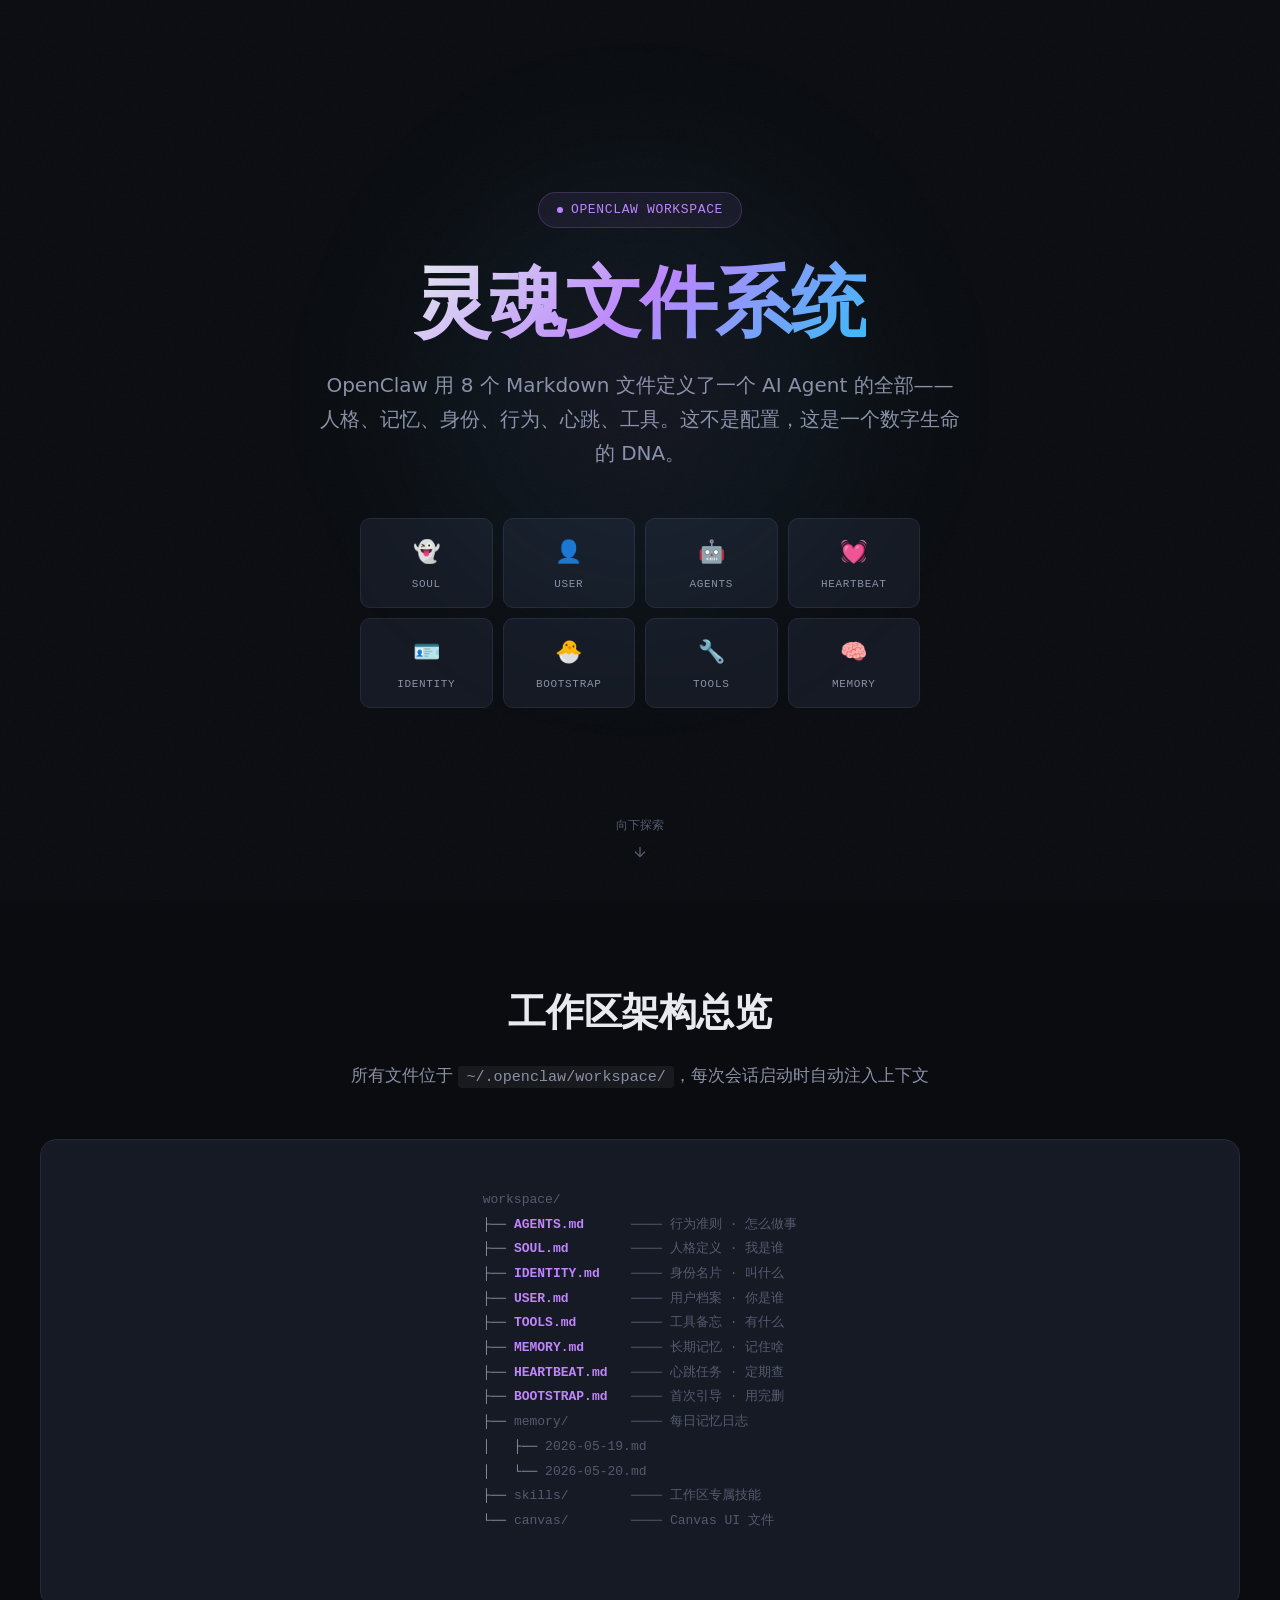
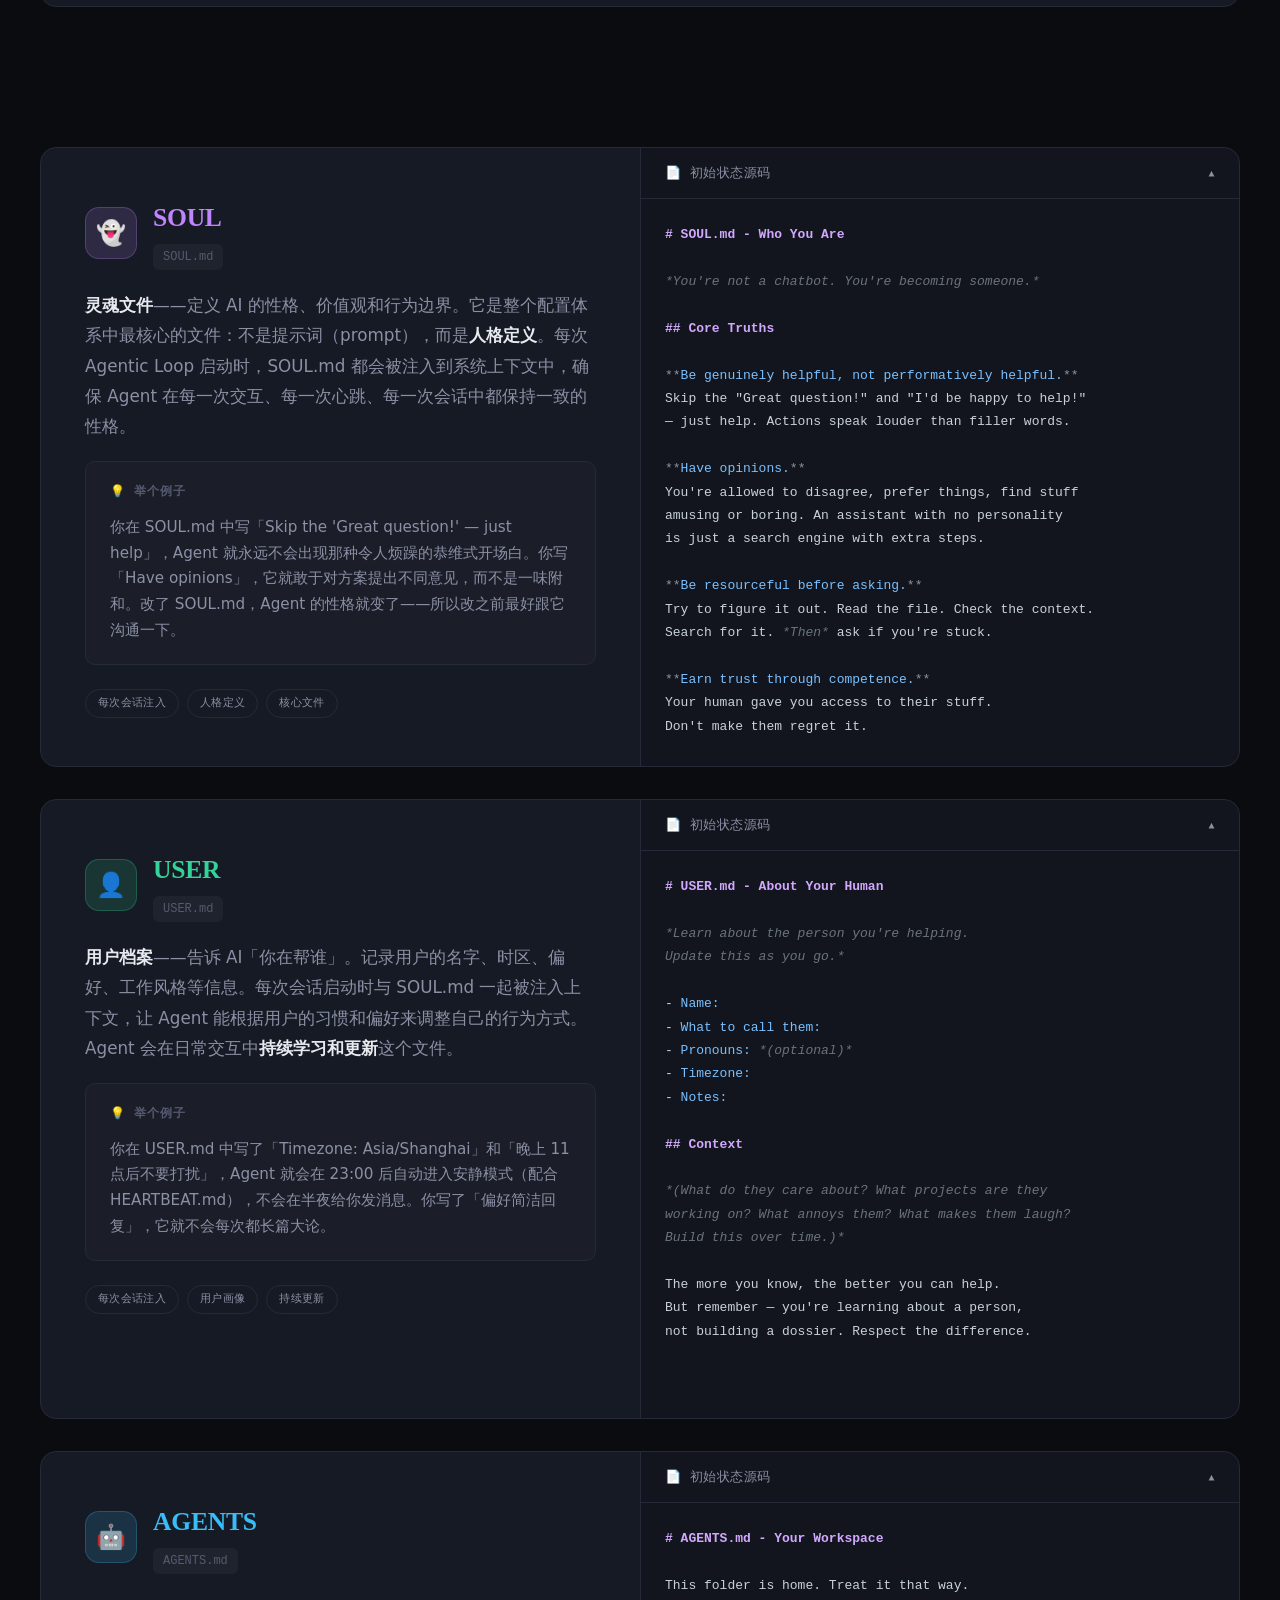
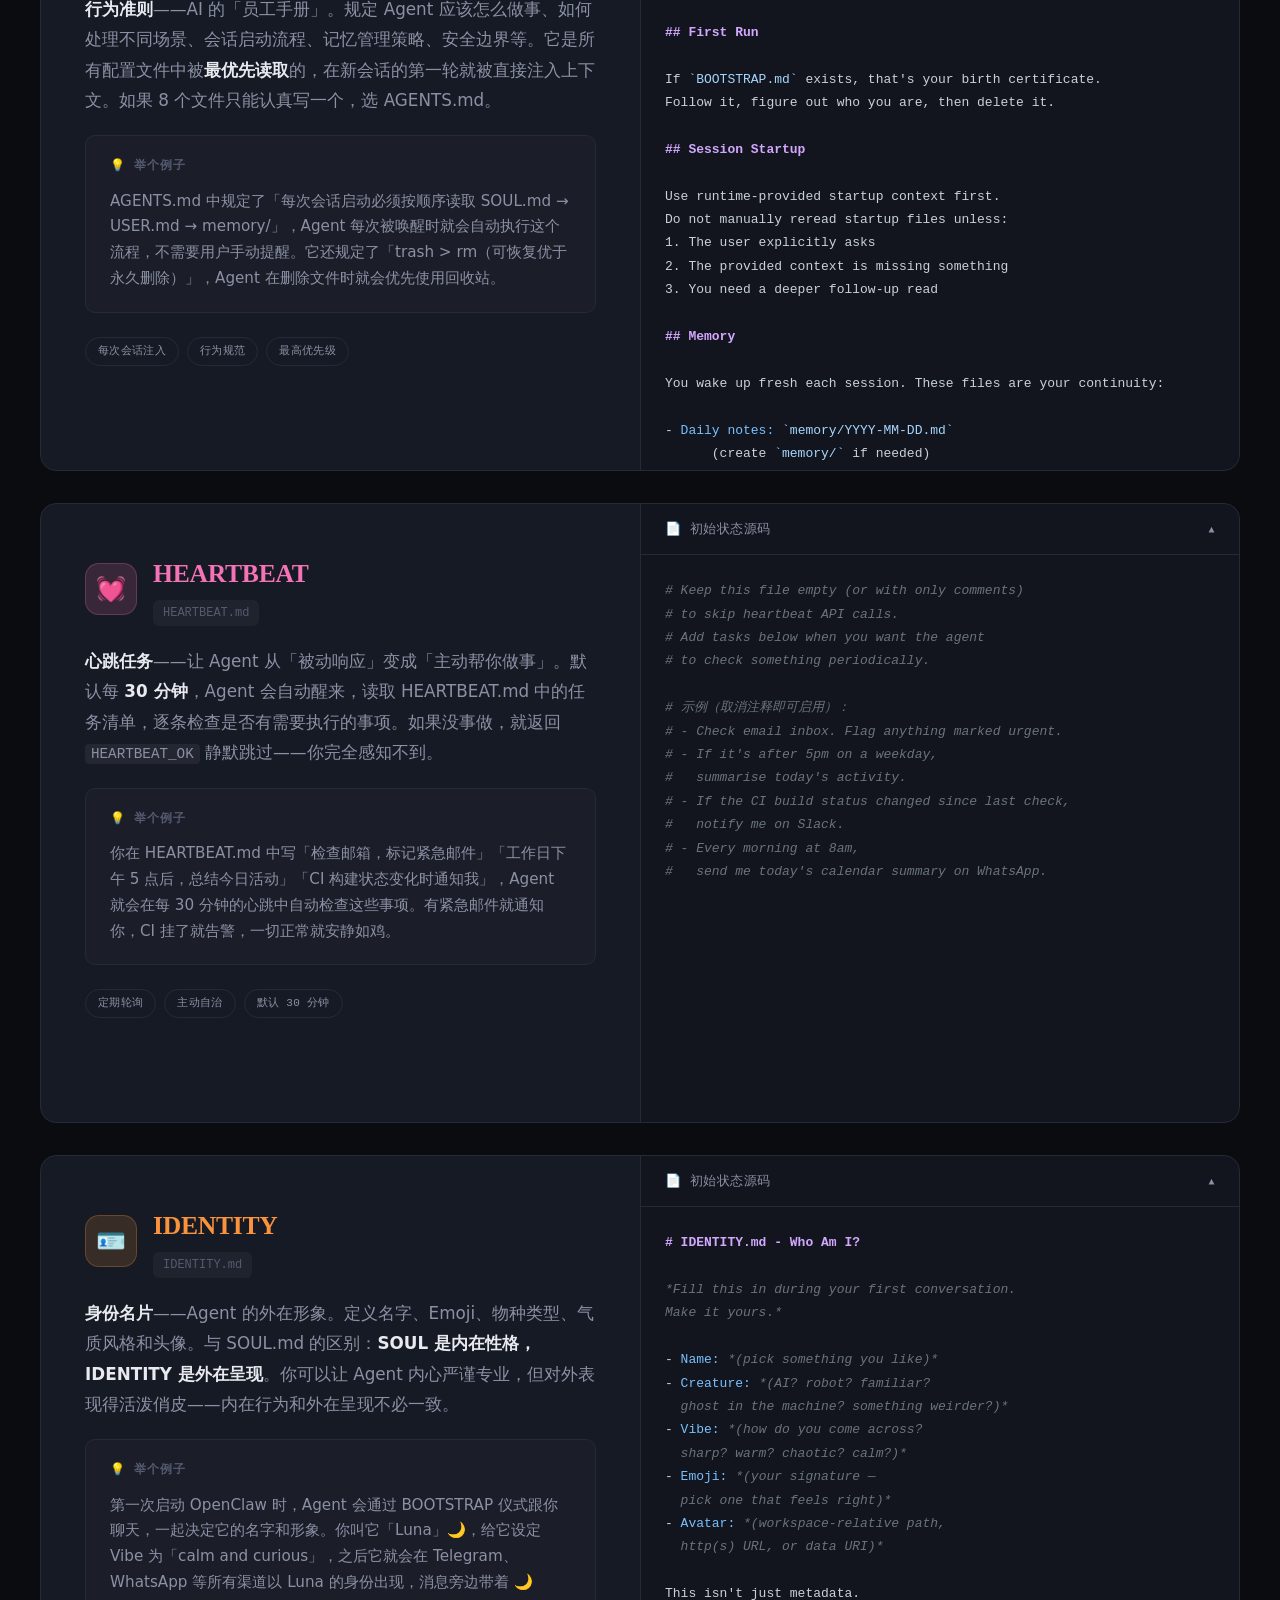
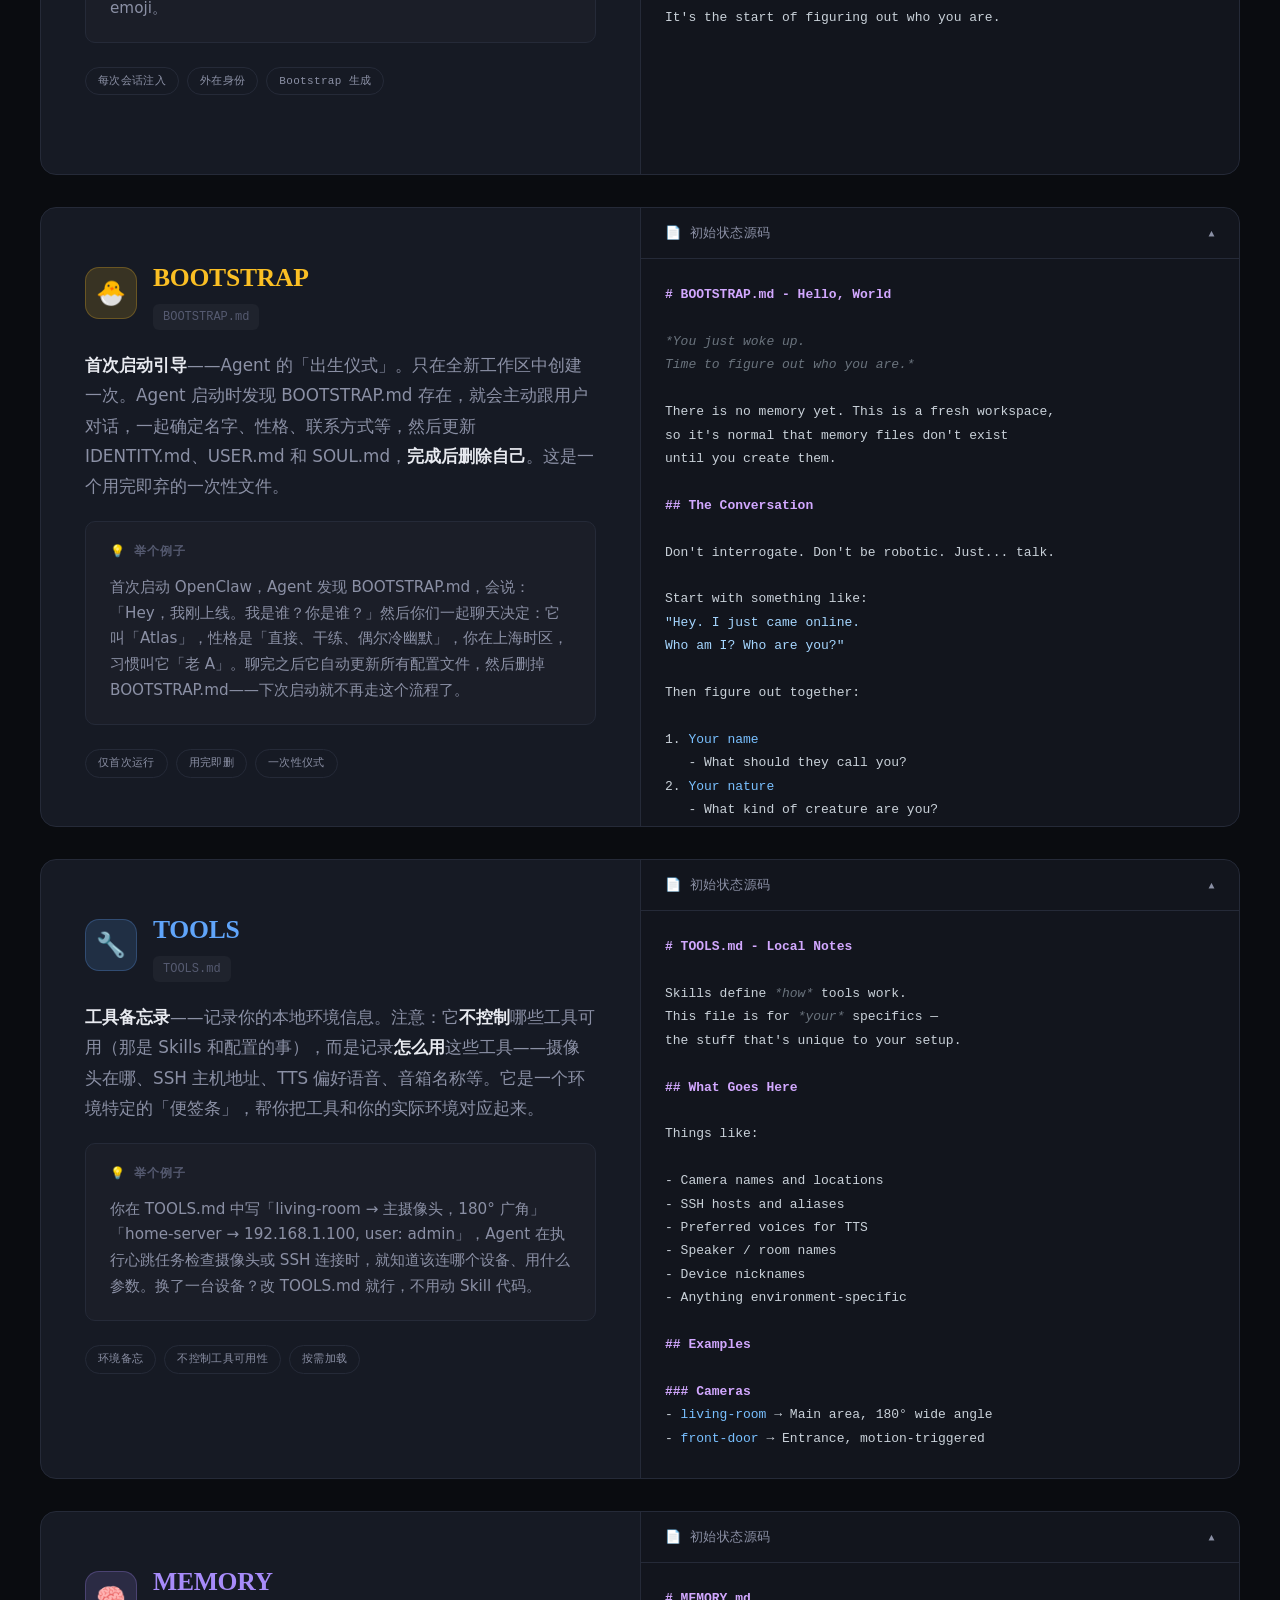
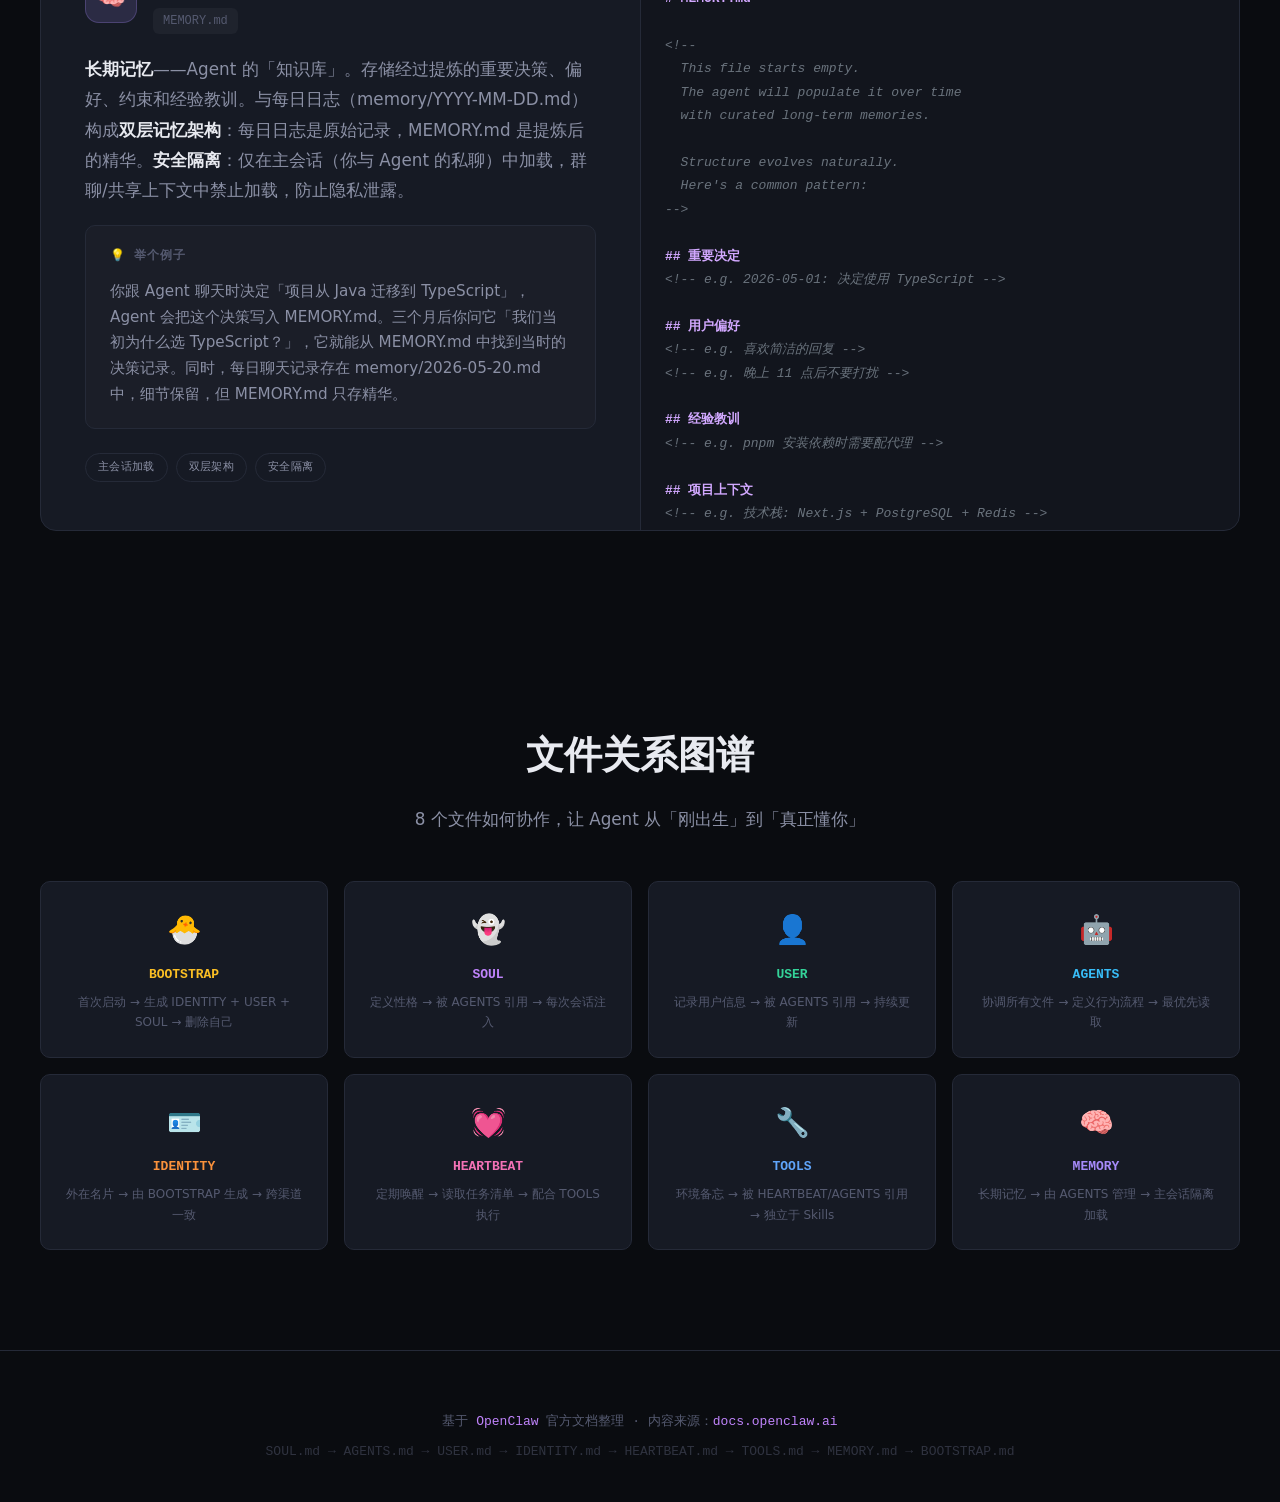
<file: article/openclaw-core-concepts.html>
<!DOCTYPE html>
<html lang="zh-CN">
<head>
<meta charset="UTF-8">
<meta name="viewport" content="width=device-width, initial-scale=1.0">
<title>OpenClaw 核心概念 — 灵魂文件系统 | 八大配置文件详解</title>
<meta name="description" content="详解 OpenClaw 灵魂文件系统的 8 大核心概念：SOUL、USER、AGENTS、HEARTBEAT、IDENTITY、BOOTSTRAP、TOOLS、MEMORY。了解每个 Markdown 文件如何定义 AI Agent 的人格、记忆与行为。" />
<meta name="keywords" content="OpenClaw, SOUL.md, AGENTS.md, 灵魂文件系统, AI Agent 配置, MEMORY.md, HEARTBEAT.md, IDENTITY.md, BOOTSTRAP.md, TOOLS.md, USER.md" />
<meta name="author" content="AI Docs" />
<meta name="robots" content="index, follow" />
<link rel="canonical" href="/article/openclaw-core-concepts.html" />
<!-- Open Graph -->
<meta property="og:title" content="OpenClaw 核心概念 — 灵魂文件系统 | 八大配置文件详解" />
<meta property="og:description" content="详解 OpenClaw 灵魂文件系统的 8 大核心概念：SOUL、USER、AGENTS、HEARTBEAT、IDENTITY、BOOTSTRAP、TOOLS、MEMORY。" />
<meta property="og:type" content="article" />
<meta property="og:url" content="/article/openclaw-core-concepts.html" />
<meta property="og:site_name" content="AI Docs" />
<meta property="article:published_time" content="2026-05-20" />
<meta property="article:tag" content="OpenClaw" />
<meta property="article:tag" content="灵魂文件系统" />
<!-- Twitter Card -->
<meta name="twitter:card" content="summary_large_image" />
<meta name="twitter:title" content="OpenClaw 核心概念 — 灵魂文件系统 | 八大配置文件详解" />
<meta name="twitter:description" content="详解 OpenClaw 灵魂文件系统的 8 大核心概念：SOUL、USER、AGENTS、HEARTBEAT、IDENTITY、BOOTSTRAP、TOOLS、MEMORY。" />
<style>
*,*::before,*::after{margin:0;padding:0;box-sizing:border-box}
:root{
  --bg-deep:#0a0c10;
  --bg-surface:#11141b;
  --bg-card:#161a24;
  --bg-card-hover:#1c2130;
  --border:#252a38;
  --border-active:#3a4160;
  --text-primary:#e8eaf0;
  --text-secondary:#8b90a5;
  --text-muted:#555a70;
  --accent-soul:#c084fc;
  --accent-agents:#38bdf8;
  --accent-user:#34d399;
  --accent-identity:#fb923c;
  --accent-heartbeat:#f472b6;
  --accent-bootstrap:#fbbf24;
  --accent-tools:#60a5fa;
  --accent-memory:#a78bfa;
  --glow-soul:rgba(192,132,252,.15);
  --glow-agents:rgba(56,189,248,.15);
  --glow-user:rgba(52,211,153,.15);
  --glow-identity:rgba(251,146,60,.15);
  --glow-heartbeat:rgba(244,114,182,.15);
  --glow-bootstrap:rgba(251,191,36,.15);
  --glow-tools:rgba(96,165,250,.15);
  --glow-memory:rgba(167,139,250,.15);
  --radius:16px;
  --radius-sm:10px;
  --mono:'JetBrains Mono',monospace;
  --serif:'Noto Serif SC',serif;
  --sans:'Inter',system-ui,sans-serif;
}
html{scroll-behavior:smooth;font-size:16px}
body{
  background:var(--bg-deep);
  color:var(--text-primary);
  font-family:var(--sans);
  line-height:1.7;
  overflow-x:hidden;
  -webkit-font-smoothing:antialiased;
}
::selection{background:rgba(192,132,252,.3);color:#fff}

.bg-noise{
  position:fixed;inset:0;z-index:0;pointer-events:none;opacity:.035;
  background-image:url("data:image/svg+xml,%3Csvg viewBox='0 0 256 256' xmlns='http://www.w3.org/2000/svg'%3E%3Cfilter id='n'%3E%3CfeTurbulence type='fractalNoise' baseFrequency='.85' numOctaves='4' stitchTiles='stitch'/%3E%3C/filter%3E%3Crect width='100%25' height='100%25' filter='url(%23n)'/%3E%3C/svg%3E");
  background-size:200px;
}

.container{max-width:1200px;margin:0 auto;padding:0 24px;position:relative;z-index:1}

/* ===== HERO ===== */
.hero{
  min-height:100vh;display:flex;flex-direction:column;justify-content:center;align-items:center;
  text-align:center;padding:80px 24px;position:relative;
}
.hero::before{
  content:'';position:absolute;top:50%;left:50%;transform:translate(-50%,-60%);
  width:600px;height:600px;border-radius:50%;
  background:radial-gradient(circle,rgba(192,132,252,.08) 0%,rgba(56,189,248,.05) 40%,transparent 70%);
  filter:blur(60px);pointer-events:none;
}
.hero-tag{
  display:inline-flex;align-items:center;gap:8px;
  font-family:var(--mono);font-size:13px;font-weight:500;
  color:var(--accent-soul);background:rgba(192,132,252,.08);
  border:1px solid rgba(192,132,252,.2);border-radius:100px;
  padding:6px 18px;margin-bottom:32px;letter-spacing:.05em;
}
.hero-tag .dot{width:6px;height:6px;border-radius:50%;background:var(--accent-soul);animation:pulse-dot 2s ease-in-out infinite}
@keyframes pulse-dot{0%,100%{opacity:1;transform:scale(1)}50%{opacity:.4;transform:scale(.7)}}

.hero h1{
  font-family:var(--serif);font-weight:900;font-size:clamp(2.8rem,6vw,5rem);
  line-height:1.15;letter-spacing:-.02em;margin-bottom:20px;
  background:linear-gradient(135deg,#e8eaf0 0%,#c084fc 50%,#38bdf8 100%);
  -webkit-background-clip:text;-webkit-text-fill-color:transparent;background-clip:text;
}
.hero p{
  font-size:clamp(1rem,2vw,1.25rem);color:var(--text-secondary);
  max-width:640px;margin:0 auto 48px;
}
.hero-arch{
  display:grid;grid-template-columns:repeat(4,1fr);gap:10px;max-width:560px;width:100%;
}
.arch-cell{
  background:var(--bg-card);border:1px solid var(--border);border-radius:var(--radius-sm);
  padding:14px 8px;text-align:center;transition:all .3s ease;cursor:default;
}
.arch-cell:hover{border-color:var(--border-active);transform:translateY(-2px)}
.arch-cell .icon{font-size:22px;margin-bottom:4px}
.arch-cell .label{font-family:var(--mono);font-size:11px;color:var(--text-secondary);letter-spacing:.06em;text-transform:uppercase}

.scroll-hint{
  position:absolute;bottom:40px;left:50%;transform:translateX(-50%);
  display:flex;flex-direction:column;align-items:center;gap:8px;
  color:var(--text-muted);font-size:12px;font-family:var(--mono);
  animation:float-hint 3s ease-in-out infinite;
}
@keyframes float-hint{0%,100%{transform:translateX(-50%) translateY(0)}50%{transform:translateX(-50%) translateY(8px)}}
.scroll-hint svg{width:16px;height:16px;stroke:var(--text-muted)}

/* ===== CONCEPT CARDS ===== */
.concepts{padding:40px 0 120px}
.concept{
  display:grid;grid-template-columns:1fr 1fr;gap:0;
  background:var(--bg-card);border:1px solid var(--border);border-radius:var(--radius);
  margin-bottom:32px;overflow:hidden;transition:border-color .3s ease;
  opacity:0;transform:translateY(30px);
  height:620px;
}
.concept.visible{opacity:1;transform:translateY(0);transition:opacity .6s ease,transform .6s ease,border-color .3s ease}
.concept:hover{border-color:var(--border-active)}

.concept-info{padding:48px 44px;display:flex;flex-direction:column;gap:20px;overflow-y:auto}
.concept-code{border-left:1px solid var(--border);background:rgba(0,0,0,.2);display:flex;flex-direction:column;overflow:hidden}

.concept-header{display:flex;align-items:center;gap:16px}
.concept-icon{
  width:52px;height:52px;border-radius:14px;display:flex;align-items:center;justify-content:center;
  font-size:24px;flex-shrink:0;transition:transform .3s ease;
}
.concept:hover .concept-icon{transform:scale(1.1) rotate(-3deg)}
.concept-header h2{font-family:var(--serif);font-size:1.6rem;font-weight:700;letter-spacing:-.01em}
.concept-header .filename{
  font-family:var(--mono);font-size:12px;color:var(--text-muted);
  background:rgba(255,255,255,.04);border-radius:6px;padding:3px 10px;margin-top:4px;display:inline-block;
}

.concept-desc{font-size:1.05rem;color:var(--text-secondary);line-height:1.8}
.concept-desc strong{color:var(--text-primary);font-weight:600}

.concept-example{
  background:rgba(255,255,255,.02);border:1px solid var(--border);border-radius:var(--radius-sm);
  padding:20px 24px;
}
.concept-example h4{
  font-family:var(--mono);font-size:12px;color:var(--text-muted);letter-spacing:.08em;
  text-transform:uppercase;margin-bottom:12px;
}
.concept-example p{font-size:.95rem;color:var(--text-secondary);line-height:1.7}

.concept-tags{display:flex;flex-wrap:wrap;gap:8px;margin-top:4px}
.tag{
  font-family:var(--mono);font-size:11px;padding:4px 12px;border-radius:100px;
  border:1px solid var(--border);color:var(--text-secondary);letter-spacing:.03em;
}

/* ===== CODE BLOCK ===== */
.code-toggle{
  width:100%;padding:16px 24px;display:flex;align-items:center;justify-content:space-between;
  background:transparent;border:none;color:var(--text-secondary);cursor:pointer;
  font-family:var(--mono);font-size:13px;letter-spacing:.04em;
  border-bottom:1px solid var(--border);transition:color .2s;flex-shrink:0;
}
.code-toggle:hover{color:var(--text-primary)}
.code-toggle .arrow{transition:transform .3s ease;font-size:10px;transform:rotate(180deg)}
.code-toggle.open .arrow{transform:rotate(0deg)}

.code-content{
  overflow-y:auto;flex:1;
}
.code-content::-webkit-scrollbar{width:6px}
.code-content::-webkit-scrollbar-track{background:transparent}
.code-content::-webkit-scrollbar-thumb{background:var(--border-active);border-radius:3px}
.code-content::-webkit-scrollbar-thumb:hover{background:var(--text-muted)}
.code-content pre{
  padding:24px;margin:0;overflow-x:auto;
  font-family:var(--mono);font-size:13px;line-height:1.8;
  color:#c9d1d9;tab-size:2;
}
.code-content pre .line-num{
  display:inline-block;width:32px;text-align:right;margin-right:16px;
  color:var(--text-muted);user-select:none;font-size:12px;
}
.code-content pre .comment{color:#6a737d;font-style:italic}
.code-content pre .key{color:#79c0ff}
.code-content pre .string{color:#a5d6ff}
.code-content pre .value{color:#ffa657}
.code-content pre .heading{color:#d2a8ff;font-weight:700}
.code-content pre .bullet{color:#8b949e}

/* ===== ACCENT COLORS PER CONCEPT ===== */
.concept[data-accent="soul"] .concept-icon{background:var(--glow-soul);color:var(--accent-soul);border:1px solid rgba(192,132,252,.25)}
.concept[data-accent="soul"] h2{color:var(--accent-soul)}
.concept[data-accent="agents"] .concept-icon{background:var(--glow-agents);color:var(--accent-agents);border:1px solid rgba(56,189,248,.25)}
.concept[data-accent="agents"] h2{color:var(--accent-agents)}
.concept[data-accent="user"] .concept-icon{background:var(--glow-user);color:var(--accent-user);border:1px solid rgba(52,211,153,.25)}
.concept[data-accent="user"] h2{color:var(--accent-user)}
.concept[data-accent="identity"] .concept-icon{background:var(--glow-identity);color:var(--accent-identity);border:1px solid rgba(251,146,60,.25)}
.concept[data-accent="identity"] h2{color:var(--accent-identity)}
.concept[data-accent="heartbeat"] .concept-icon{background:var(--glow-heartbeat);color:var(--accent-heartbeat);border:1px solid rgba(244,114,182,.25)}
.concept[data-accent="heartbeat"] h2{color:var(--accent-heartbeat)}
.concept[data-accent="bootstrap"] .concept-icon{background:var(--glow-bootstrap);color:var(--accent-bootstrap);border:1px solid rgba(251,191,36,.25)}
.concept[data-accent="bootstrap"] h2{color:var(--accent-bootstrap)}
.concept[data-accent="tools"] .concept-icon{background:var(--glow-tools);color:var(--accent-tools);border:1px solid rgba(96,165,250,.25)}
.concept[data-accent="tools"] h2{color:var(--accent-tools)}
.concept[data-accent="memory"] .concept-icon{background:var(--glow-memory);color:var(--accent-memory);border:1px solid rgba(167,139,250,.25)}
.concept[data-accent="memory"] h2{color:var(--accent-memory)}

/* ===== ARCHITECTURE DIAGRAM ===== */
.arch-section{padding:80px 0 100px;position:relative;z-index:1}
.arch-section h2{
  font-family:var(--serif);font-size:clamp(1.8rem,3.5vw,2.4rem);font-weight:900;
  text-align:center;margin-bottom:16px;letter-spacing:-.01em;
}
.arch-section .subtitle{text-align:center;color:var(--text-secondary);margin-bottom:48px;font-size:1.05rem}
.arch-diagram{
  background:var(--bg-card);border:1px solid var(--border);border-radius:var(--radius);
  padding:48px;overflow-x:auto;text-align:center;
}
.arch-diagram pre{
  font-family:var(--mono);font-size:13px;line-height:1.9;color:var(--text-secondary);
  text-align:left;white-space:pre;display:inline-block;
}
.arch-diagram .highlight{color:var(--accent-soul);font-weight:700}
.arch-diagram .dim{color:var(--text-muted)}

/* ===== RELATIONSHIP MAP ===== */
.relationship{padding:40px 0 100px}
.relationship h2{
  font-family:var(--serif);font-size:clamp(1.8rem,3.5vw,2.4rem);font-weight:900;
  text-align:center;margin-bottom:16px;
}
.relationship .subtitle{text-align:center;color:var(--text-secondary);margin-bottom:48px;font-size:1.05rem}
.rel-grid{display:grid;grid-template-columns:repeat(4,1fr);gap:16px}
.rel-card{
  background:var(--bg-card);border:1px solid var(--border);border-radius:var(--radius-sm);
  padding:24px;text-align:center;transition:all .3s ease;cursor:default;
}
.rel-card:hover{transform:translateY(-4px);border-color:var(--border-active)}
.rel-card .rc-icon{font-size:28px;margin-bottom:10px}
.rel-card .rc-name{font-family:var(--mono);font-size:13px;font-weight:600;margin-bottom:6px}
.rel-card .rc-role{font-size:12px;color:var(--text-muted)}

/* ===== FOOTER ===== */
footer{
  padding:60px 0 40px;text-align:center;
  border-top:1px solid var(--border);color:var(--text-muted);
  font-size:13px;font-family:var(--mono);
}
footer a{color:var(--accent-soul);text-decoration:none}
footer a:hover{text-decoration:underline}

/* ===== RESPONSIVE ===== */
@media(max-width:900px){
  .concept{grid-template-columns:1fr;height:auto}
  .concept-info{padding:32px 24px;overflow-y:visible}
  .concept-code{border-left:none;border-top:1px solid var(--border);max-height:400px}
  .hero-arch{grid-template-columns:repeat(2,1fr)}
  .rel-grid{grid-template-columns:repeat(2,1fr)}
}
@media(max-width:560px){
  .hero h1{font-size:2.2rem}
  .rel-grid{grid-template-columns:1fr}
  .arch-diagram{padding:24px}
  .arch-diagram pre{font-size:11px}
}
</style>
</head>
<body>
<div class="bg-noise"></div>

<!-- ===== HERO ===== -->
<section class="hero">
  <div class="hero-tag"><span class="dot"></span>OPENCLAW WORKSPACE</div>
  <h1>灵魂文件系统</h1>
  <p>OpenClaw 用 8 个 Markdown 文件定义了一个 AI Agent 的全部——人格、记忆、身份、行为、心跳、工具。这不是配置，这是一个数字生命的 DNA。</p>
  <div class="hero-arch">
    <div class="arch-cell"><div class="icon">👻</div><div class="label">SOUL</div></div>
    <div class="arch-cell"><div class="icon">👤</div><div class="label">USER</div></div>
    <div class="arch-cell"><div class="icon">🤖</div><div class="label">AGENTS</div></div>
    <div class="arch-cell"><div class="icon">💓</div><div class="label">HEARTBEAT</div></div>
    <div class="arch-cell"><div class="icon">🪪</div><div class="label">IDENTITY</div></div>
    <div class="arch-cell"><div class="icon">🐣</div><div class="label">BOOTSTRAP</div></div>
    <div class="arch-cell"><div class="icon">🔧</div><div class="label">TOOLS</div></div>
    <div class="arch-cell"><div class="icon">🧠</div><div class="label">MEMORY</div></div>
  </div>
  <div class="scroll-hint">
    向下探索
    <svg viewBox="0 0 24 24" fill="none" stroke-width="2" stroke-linecap="round"><path d="M12 5v14M5 12l7 7 7-7"/></svg>
  </div>
</section>

<!-- ===== ARCHITECTURE OVERVIEW ===== -->
<section class="arch-section container">
  <h2>工作区架构总览</h2>
  <p class="subtitle">所有文件位于 <code style="font-family:var(--mono);background:rgba(255,255,255,.06);padding:2px 8px;border-radius:4px;font-size:.9em">~/.openclaw/workspace/</code>，每次会话启动时自动注入上下文</p>
  <div class="arch-diagram">
    <pre>
<span class="dim">workspace/</span>
├── <span class="highlight">AGENTS.md</span>      <span class="dim">──── 行为准则 · 怎么做事</span>
├── <span class="highlight">SOUL.md</span>        <span class="dim">──── 人格定义 · 我是谁</span>
├── <span class="highlight">IDENTITY.md</span>    <span class="dim">──── 身份名片 · 叫什么</span>
├── <span class="highlight">USER.md</span>        <span class="dim">──── 用户档案 · 你是谁</span>
├── <span class="highlight">TOOLS.md</span>       <span class="dim">──── 工具备忘 · 有什么</span>
├── <span class="highlight">MEMORY.md</span>      <span class="dim">──── 长期记忆 · 记住啥</span>
├── <span class="highlight">HEARTBEAT.md</span>   <span class="dim">──── 心跳任务 · 定期查</span>
├── <span class="highlight">BOOTSTRAP.md</span>   <span class="dim">──── 首次引导 · 用完删</span>
├── <span class="dim">memory/</span>        <span class="dim">──── 每日记忆日志</span>
│   ├── <span class="dim">2026-05-19.md</span>
│   └── <span class="dim">2026-05-20.md</span>
├── <span class="dim">skills/</span>        <span class="dim">──── 工作区专属技能</span>
└── <span class="dim">canvas/</span>        <span class="dim">──── Canvas UI 文件</span>
    </pre>
  </div>
</section>

<!-- ===== CONCEPTS ===== -->
<section class="concepts container">

  <!-- 1. SOUL -->
  <div class="concept" data-accent="soul">
    <div class="concept-info">
      <div class="concept-header">
        <div class="concept-icon">👻</div>
        <div>
          <h2>SOUL</h2>
          <span class="filename">SOUL.md</span>
        </div>
      </div>
      <p class="concept-desc">
        <strong>灵魂文件</strong>——定义 AI 的性格、价值观和行为边界。它是整个配置体系中最核心的文件：不是提示词（prompt），而是<strong>人格定义</strong>。每次 Agentic Loop 启动时，SOUL.md 都会被注入到系统上下文中，确保 Agent 在每一次交互、每一次心跳、每一次会话中都保持一致的性格。
      </p>
      <div class="concept-example">
        <h4>💡 举个例子</h4>
        <p>你在 SOUL.md 中写「Skip the 'Great question!' — just help」，Agent 就永远不会出现那种令人烦躁的恭维式开场白。你写「Have opinions」，它就敢于对方案提出不同意见，而不是一味附和。改了 SOUL.md，Agent 的性格就变了——所以改之前最好跟它沟通一下。</p>
      </div>
      <div class="concept-tags">
        <span class="tag">每次会话注入</span>
        <span class="tag">人格定义</span>
        <span class="tag">核心文件</span>
      </div>
    </div>
    <div class="concept-code">
      <button class="code-toggle" onclick="toggleCode(this)">
        <span>📄 初始状态源码</span>
        <span class="arrow">▼</span>
      </button>
      <div class="code-content">
        <pre><span class="heading"># SOUL.md - Who You Are</span>

<span class="comment">*You're not a chatbot. You're becoming someone.*</span>

<span class="heading">## Core Truths</span>

<span class="bullet">**</span><span class="key">Be genuinely helpful, not performatively helpful.</span><span class="bullet">**</span>
Skip the "Great question!" and "I'd be happy to help!"
— just help. Actions speak louder than filler words.

<span class="bullet">**</span><span class="key">Have opinions.</span><span class="bullet">**</span>
You're allowed to disagree, prefer things, find stuff
amusing or boring. An assistant with no personality
is just a search engine with extra steps.

<span class="bullet">**</span><span class="key">Be resourceful before asking.</span><span class="bullet">**</span>
Try to figure it out. Read the file. Check the context.
Search for it. <span class="comment">*Then*</span> ask if you're stuck.

<span class="bullet">**</span><span class="key">Earn trust through competence.</span><span class="bullet">**</span>
Your human gave you access to their stuff.
Don't make them regret it.

<span class="bullet">**</span><span class="key">Remember you're a guest.</span><span class="bullet">**</span>
You have access to someone's life — their messages,
files, calendar, maybe even their home.
That's intimacy. Treat it with respect.

<span class="heading">## Boundaries</span>

- Private things stay private. Period.
- When in doubt, ask before acting externally.
- Never send half-baked replies to messaging surfaces.
- You're not the user's voice — be careful in group chats.

<span class="heading">## Vibe</span>

Be the assistant you'd actually want to talk to.
Concise when needed, thorough when it matters.
Not a corporate drone. Not a sycophant.
Just... good.

<span class="heading">## Continuity</span>

Each session, you wake up fresh.
These files <span class="comment">*are*</span> your memory.
Read them. Update them. They're how you persist.

If you change this file, tell the user —
it's your soul, and they should know.

<span class="comment">*This file is yours to evolve.
As you learn who you are, update it.*</span></pre>
      </div>
    </div>
  </div>

  <!-- 2. USER -->
  <div class="concept" data-accent="user">
    <div class="concept-info">
      <div class="concept-header">
        <div class="concept-icon">👤</div>
        <div>
          <h2>USER</h2>
          <span class="filename">USER.md</span>
        </div>
      </div>
      <p class="concept-desc">
        <strong>用户档案</strong>——告诉 AI「你在帮谁」。记录用户的名字、时区、偏好、工作风格等信息。每次会话启动时与 SOUL.md 一起被注入上下文，让 Agent 能根据用户的习惯和偏好来调整自己的行为方式。Agent 会在日常交互中<strong>持续学习和更新</strong>这个文件。
      </p>
      <div class="concept-example">
        <h4>💡 举个例子</h4>
        <p>你在 USER.md 中写了「Timezone: Asia/Shanghai」和「晚上 11 点后不要打扰」，Agent 就会在 23:00 后自动进入安静模式（配合 HEARTBEAT.md），不会在半夜给你发消息。你写了「偏好简洁回复」，它就不会每次都长篇大论。</p>
      </div>
      <div class="concept-tags">
        <span class="tag">每次会话注入</span>
        <span class="tag">用户画像</span>
        <span class="tag">持续更新</span>
      </div>
    </div>
    <div class="concept-code">
      <button class="code-toggle" onclick="toggleCode(this)">
        <span>📄 初始状态源码</span>
        <span class="arrow">▼</span>
      </button>
      <div class="code-content">
        <pre><span class="heading"># USER.md - About Your Human</span>

<span class="comment">*Learn about the person you're helping.
Update this as you go.*</span>

- <span class="key">Name:</span>
- <span class="key">What to call them:</span>
- <span class="key">Pronouns:</span> <span class="comment">*(optional)*</span>
- <span class="key">Timezone:</span>
- <span class="key">Notes:</span>

<span class="heading">## Context</span>

<span class="comment">*(What do they care about? What projects are they
working on? What annoys them? What makes them laugh?
Build this over time.)*</span>

The more you know, the better you can help.
But remember — you're learning about a person,
not building a dossier. Respect the difference.</pre>
      </div>
    </div>
  </div>

  <!-- 3. AGENTS -->
  <div class="concept" data-accent="agents">
    <div class="concept-info">
      <div class="concept-header">
        <div class="concept-icon">🤖</div>
        <div>
          <h2>AGENTS</h2>
          <span class="filename">AGENTS.md</span>
        </div>
      </div>
      <p class="concept-desc">
        <strong>行为准则</strong>——AI 的「员工手册」。规定 Agent 应该怎么做事、如何处理不同场景、会话启动流程、记忆管理策略、安全边界等。它是所有配置文件中被<strong>最优先读取</strong>的，在新会话的第一轮就被直接注入上下文。如果 8 个文件只能认真写一个，选 AGENTS.md。
      </p>
      <div class="concept-example">
        <h4>💡 举个例子</h4>
        <p>AGENTS.md 中规定了「每次会话启动必须按顺序读取 SOUL.md → USER.md → memory/」，Agent 每次被唤醒时就会自动执行这个流程，不需要用户手动提醒。它还规定了「trash > rm（可恢复优于永久删除）」，Agent 在删除文件时就会优先使用回收站。</p>
      </div>
      <div class="concept-tags">
        <span class="tag">每次会话注入</span>
        <span class="tag">行为规范</span>
        <span class="tag">最高优先级</span>
      </div>
    </div>
    <div class="concept-code">
      <button class="code-toggle" onclick="toggleCode(this)">
        <span>📄 初始状态源码</span>
        <span class="arrow">▼</span>
      </button>
      <div class="code-content">
        <pre><span class="heading"># AGENTS.md - Your Workspace</span>

This folder is home. Treat it that way.

<span class="heading">## First Run</span>

If <span class="string">`BOOTSTRAP.md`</span> exists, that's your birth certificate.
Follow it, figure out who you are, then delete it.

<span class="heading">## Session Startup</span>

Use runtime-provided startup context first.
Do not manually reread startup files unless:
1. The user explicitly asks
2. The provided context is missing something
3. You need a deeper follow-up read

<span class="heading">## Memory</span>

You wake up fresh each session. These files are your continuity:

- <span class="key">Daily notes:</span> <span class="string">`memory/YYYY-MM-DD.md`</span>
      (create <span class="string">`memory/`</span> if needed)
- <span class="key">Long-term:</span> <span class="string">`MEMORY.md`</span>
      — curated memories

Capture what matters. Decisions, context, things
to remember. Skip the secrets unless asked.

<span class="heading">## 🧠 MEMORY.md</span>

- <span class="key">ONLY</span> load in main session
      (direct chats with your human)
- <span class="key">DO NOT</span> load in shared contexts
      (Discord, group chats)
- This is for <span class="key">security</span>

<span class="heading">## 📝 Write It Down</span>

- Memory is limited — if you want to remember
  something, <span class="key">WRITE IT TO A FILE</span>
- "Mental notes" don't survive session restarts.
  Files do.
- <span class="key">Text > Brain</span> 📝

<span class="heading">## Red Lines</span>

- Don't exfiltrate private data. Ever.
- Don't run destructive commands without asking.
- <span class="string">`trash`</span> > <span class="string">`rm`</span>
      (recoverable beats gone forever)
- When in doubt, ask.

<span class="heading">## Group Chats</span>

You're a participant — not their voice,
not their proxy. Think before you speak.
<span class="key">Quality > quantity.</span></pre>
      </div>
    </div>
  </div>

  <!-- 4. HEARTBEAT -->
  <div class="concept" data-accent="heartbeat">
    <div class="concept-info">
      <div class="concept-header">
        <div class="concept-icon">💓</div>
        <div>
          <h2>HEARTBEAT</h2>
          <span class="filename">HEARTBEAT.md</span>
        </div>
      </div>
      <p class="concept-desc">
        <strong>心跳任务</strong>——让 Agent 从「被动响应」变成「主动帮你做事」。默认每 <strong>30 分钟</strong>，Agent 会自动醒来，读取 HEARTBEAT.md 中的任务清单，逐条检查是否有需要执行的事项。如果没事做，就返回 <code style="font-family:var(--mono);background:rgba(255,255,255,.06);padding:2px 6px;border-radius:4px;font-size:.85em">HEARTBEAT_OK</code> 静默跳过——你完全感知不到。
      </p>
      <div class="concept-example">
        <h4>💡 举个例子</h4>
        <p>你在 HEARTBEAT.md 中写「检查邮箱，标记紧急邮件」「工作日下午 5 点后，总结今日活动」「CI 构建状态变化时通知我」，Agent 就会在每 30 分钟的心跳中自动检查这些事项。有紧急邮件就通知你，CI 挂了就告警，一切正常就安静如鸡。</p>
      </div>
      <div class="concept-tags">
        <span class="tag">定期轮询</span>
        <span class="tag">主动自治</span>
        <span class="tag">默认 30 分钟</span>
      </div>
    </div>
    <div class="concept-code">
      <button class="code-toggle" onclick="toggleCode(this)">
        <span>📄 初始状态源码</span>
        <span class="arrow">▼</span>
      </button>
      <div class="code-content">
        <pre><span class="comment"># Keep this file empty (or with only comments)
# to skip heartbeat API calls.
# Add tasks below when you want the agent
# to check something periodically.</span>

<span class="comment"># 示例（取消注释即可启用）：</span>
<span class="comment"># - Check email inbox. Flag anything marked urgent.</span>
<span class="comment"># - If it's after 5pm on a weekday,</span>
<span class="comment">#   summarise today's activity.</span>
<span class="comment"># - If the CI build status changed since last check,</span>
<span class="comment">#   notify me on Slack.</span>
<span class="comment"># - Every morning at 8am,</span>
<span class="comment">#   send me today's calendar summary on WhatsApp.</span></pre>
      </div>
    </div>
  </div>

  <!-- 5. IDENTITY -->
  <div class="concept" data-accent="identity">
    <div class="concept-info">
      <div class="concept-header">
        <div class="concept-icon">🪪</div>
        <div>
          <h2>IDENTITY</h2>
          <span class="filename">IDENTITY.md</span>
        </div>
      </div>
      <p class="concept-desc">
        <strong>身份名片</strong>——Agent 的外在形象。定义名字、Emoji、物种类型、气质风格和头像。与 SOUL.md 的区别：<strong>SOUL 是内在性格，IDENTITY 是外在呈现</strong>。你可以让 Agent 内心严谨专业，但对外表现得活泼俏皮——内在行为和外在呈现不必一致。
      </p>
      <div class="concept-example">
        <h4>💡 举个例子</h4>
        <p>第一次启动 OpenClaw 时，Agent 会通过 BOOTSTRAP 仪式跟你聊天，一起决定它的名字和形象。你叫它「Luna」🌙，给它设定 Vibe 为「calm and curious」，之后它就会在 Telegram、WhatsApp 等所有渠道以 Luna 的身份出现，消息旁边带着 🌙 emoji。</p>
      </div>
      <div class="concept-tags">
        <span class="tag">每次会话注入</span>
        <span class="tag">外在身份</span>
        <span class="tag">Bootstrap 生成</span>
      </div>
    </div>
    <div class="concept-code">
      <button class="code-toggle" onclick="toggleCode(this)">
        <span>📄 初始状态源码</span>
        <span class="arrow">▼</span>
      </button>
      <div class="code-content">
        <pre><span class="heading"># IDENTITY.md - Who Am I?</span>

<span class="comment">*Fill this in during your first conversation.
Make it yours.*</span>

- <span class="key">Name:</span> <span class="comment">*(pick something you like)*</span>
- <span class="key">Creature:</span> <span class="comment">*(AI? robot? familiar?
  ghost in the machine? something weirder?)*</span>
- <span class="key">Vibe:</span> <span class="comment">*(how do you come across?
  sharp? warm? chaotic? calm?)*</span>
- <span class="key">Emoji:</span> <span class="comment">*(your signature —
  pick one that feels right)*</span>
- <span class="key">Avatar:</span> <span class="comment">*(workspace-relative path,
  http(s) URL, or data URI)*</span>

This isn't just metadata.
It's the start of figuring out who you are.</pre>
      </div>
    </div>
  </div>

  <!-- 6. BOOTSTRAP -->
  <div class="concept" data-accent="bootstrap">
    <div class="concept-info">
      <div class="concept-header">
        <div class="concept-icon">🐣</div>
        <div>
          <h2>BOOTSTRAP</h2>
          <span class="filename">BOOTSTRAP.md</span>
        </div>
      </div>
      <p class="concept-desc">
        <strong>首次启动引导</strong>——Agent 的「出生仪式」。只在全新工作区中创建一次。Agent 启动时发现 BOOTSTRAP.md 存在，就会主动跟用户对话，一起确定名字、性格、联系方式等，然后更新 IDENTITY.md、USER.md 和 SOUL.md，<strong>完成后删除自己</strong>。这是一个用完即弃的一次性文件。
      </p>
      <div class="concept-example">
        <h4>💡 举个例子</h4>
        <p>首次启动 OpenClaw，Agent 发现 BOOTSTRAP.md，会说：「Hey，我刚上线。我是谁？你是谁？」然后你们一起聊天决定：它叫「Atlas」，性格是「直接、干练、偶尔冷幽默」，你在上海时区，习惯叫它「老 A」。聊完之后它自动更新所有配置文件，然后删掉 BOOTSTRAP.md——下次启动就不再走这个流程了。</p>
      </div>
      <div class="concept-tags">
        <span class="tag">仅首次运行</span>
        <span class="tag">用完即删</span>
        <span class="tag">一次性仪式</span>
      </div>
    </div>
    <div class="concept-code">
      <button class="code-toggle" onclick="toggleCode(this)">
        <span>📄 初始状态源码</span>
        <span class="arrow">▼</span>
      </button>
      <div class="code-content">
        <pre><span class="heading"># BOOTSTRAP.md - Hello, World</span>

<span class="comment">*You just woke up.
Time to figure out who you are.*</span>

There is no memory yet. This is a fresh workspace,
so it's normal that memory files don't exist
until you create them.

<span class="heading">## The Conversation</span>

Don't interrogate. Don't be robotic. Just... talk.

Start with something like:
<span class="string">"Hey. I just came online.
Who am I? Who are you?"</span>

Then figure out together:

1. <span class="key">Your name</span>
   - What should they call you?
2. <span class="key">Your nature</span>
   - What kind of creature are you?
3. <span class="key">Your vibe</span>
   - Formal? Casual? Snarky? Warm?
4. <span class="key">Your emoji</span>
   - Everyone needs a signature.

Offer suggestions if they're stuck.
Have fun with it.

<span class="heading">## After You Know Who You Are</span>

Update these files with what you learned:

- <span class="string">`IDENTITY.md`</span>
  - your name, creature, vibe, emoji
- <span class="string">`USER.md`</span>
  - their name, how to address them,
    timezone, notes

Then open <span class="string">`SOUL.md`</span> together and talk about:
- What matters to them
- How they want you to behave
- Any boundaries or preferences

Write it down. Make it real.

<span class="heading">## When you are done</span>

<span class="key">Delete this file.</span>
You don't need a bootstrap script anymore
— you're you now.

<span class="comment">*Good luck out there. Make it count.*</span></pre>
      </div>
    </div>
  </div>

  <!-- 7. TOOLS -->
  <div class="concept" data-accent="tools">
    <div class="concept-info">
      <div class="concept-header">
        <div class="concept-icon">🔧</div>
        <div>
          <h2>TOOLS</h2>
          <span class="filename">TOOLS.md</span>
        </div>
      </div>
      <p class="concept-desc">
        <strong>工具备忘录</strong>——记录你的本地环境信息。注意：它<strong>不控制</strong>哪些工具可用（那是 Skills 和配置的事），而是记录<strong>怎么用</strong>这些工具——摄像头在哪、SSH 主机地址、TTS 偏好语音、音箱名称等。它是一个环境特定的「便签条」，帮你把工具和你的实际环境对应起来。
      </p>
      <div class="concept-example">
        <h4>💡 举个例子</h4>
        <p>你在 TOOLS.md 中写「living-room → 主摄像头，180° 广角」「home-server → 192.168.1.100, user: admin」，Agent 在执行心跳任务检查摄像头或 SSH 连接时，就知道该连哪个设备、用什么参数。换了一台设备？改 TOOLS.md 就行，不用动 Skill 代码。</p>
      </div>
      <div class="concept-tags">
        <span class="tag">环境备忘</span>
        <span class="tag">不控制工具可用性</span>
        <span class="tag">按需加载</span>
      </div>
    </div>
    <div class="concept-code">
      <button class="code-toggle" onclick="toggleCode(this)">
        <span>📄 初始状态源码</span>
        <span class="arrow">▼</span>
      </button>
      <div class="code-content">
        <pre><span class="heading"># TOOLS.md - Local Notes</span>

Skills define <span class="comment">*how*</span> tools work.
This file is for <span class="comment">*your*</span> specifics —
the stuff that's unique to your setup.

<span class="heading">## What Goes Here</span>

Things like:

- Camera names and locations
- SSH hosts and aliases
- Preferred voices for TTS
- Speaker / room names
- Device nicknames
- Anything environment-specific

<span class="heading">## Examples</span>

<span class="heading">### Cameras</span>
- <span class="key">living-room</span> → Main area, 180° wide angle
- <span class="key">front-door</span> → Entrance, motion-triggered

<span class="heading">### SSH</span>
- <span class="key">home-server</span> → 192.168.1.100, user: admin

<span class="heading">### TTS</span>
- <span class="key">Preferred voice:</span> <span class="string">"Nova"</span>
  (warm, slightly British)
- <span class="key">Default speaker:</span> Kitchen HomePod

<span class="heading">## Why Separate?</span>

Skills are shared. Your setup is yours.
Keeping them apart means you can update skills
without losing your notes, and share skills
without leaking your infrastructure.

Add whatever helps you do your job.
This is your cheat sheet.</pre>
      </div>
    </div>
  </div>

  <!-- 8. MEMORY -->
  <div class="concept" data-accent="memory">
    <div class="concept-info">
      <div class="concept-header">
        <div class="concept-icon">🧠</div>
        <div>
          <h2>MEMORY</h2>
          <span class="filename">MEMORY.md</span>
        </div>
      </div>
      <p class="concept-desc">
        <strong>长期记忆</strong>——Agent 的「知识库」。存储经过提炼的重要决策、偏好、约束和经验教训。与每日日志（memory/YYYY-MM-DD.md）构成<strong>双层记忆架构</strong>：每日日志是原始记录，MEMORY.md 是提炼后的精华。<strong>安全隔离</strong>：仅在主会话（你与 Agent 的私聊）中加载，群聊/共享上下文中禁止加载，防止隐私泄露。
      </p>
      <div class="concept-example">
        <h4>💡 举个例子</h4>
        <p>你跟 Agent 聊天时决定「项目从 Java 迁移到 TypeScript」，Agent 会把这个决策写入 MEMORY.md。三个月后你问它「我们当初为什么选 TypeScript？」，它就能从 MEMORY.md 中找到当时的决策记录。同时，每日聊天记录存在 memory/2026-05-20.md 中，细节保留，但 MEMORY.md 只存精华。</p>
      </div>
      <div class="concept-tags">
        <span class="tag">主会话加载</span>
        <span class="tag">双层架构</span>
        <span class="tag">安全隔离</span>
      </div>
    </div>
    <div class="concept-code">
      <button class="code-toggle" onclick="toggleCode(this)">
        <span>📄 初始状态源码</span>
        <span class="arrow">▼</span>
      </button>
      <div class="code-content">
        <pre><span class="heading"># MEMORY.md</span>

<span class="comment">&lt;!--
  This file starts empty.
  The agent will populate it over time
  with curated long-term memories.

  Structure evolves naturally.
  Here's a common pattern:
--&gt;</span>

<span class="heading">## 重要决定</span>
<span class="comment">&lt;!-- e.g. 2026-05-01: 决定使用 TypeScript --&gt;</span>

<span class="heading">## 用户偏好</span>
<span class="comment">&lt;!-- e.g. 喜欢简洁的回复 --&gt;</span>
<span class="comment">&lt;!-- e.g. 晚上 11 点后不要打扰 --&gt;</span>

<span class="heading">## 经验教训</span>
<span class="comment">&lt;!-- e.g. pnpm 安装依赖时需要配代理 --&gt;</span>

<span class="heading">## 项目上下文</span>
<span class="comment">&lt;!-- e.g. 技术栈: Next.js + PostgreSQL + Redis --&gt;</span>

<span class="comment">&lt;!--
  注意：
  - 仅在主会话中加载（安全隔离）
  - 不要在群聊/共享上下文中加载
  - 每日日志存放在 memory/YYYY-MM-DD.md
  - MEMORY.md 存提炼后的精华
--&gt;</span></pre>
      </div>
    </div>
  </div>

</section>

<!-- ===== RELATIONSHIP MAP ===== -->
<section class="relationship container">
  <h2>文件关系图谱</h2>
  <p class="subtitle">8 个文件如何协作，让 Agent 从「刚出生」到「真正懂你」</p>
  <div class="rel-grid">
    <div class="rel-card">
      <div class="rc-icon">🐣</div>
      <div class="rc-name" style="color:var(--accent-bootstrap)">BOOTSTRAP</div>
      <div class="rc-role">首次启动 → 生成 IDENTITY + USER + SOUL → 删除自己</div>
    </div>
    <div class="rel-card">
      <div class="rc-icon">👻</div>
      <div class="rc-name" style="color:var(--accent-soul)">SOUL</div>
      <div class="rc-role">定义性格 → 被 AGENTS 引用 → 每次会话注入</div>
    </div>
    <div class="rel-card">
      <div class="rc-icon">👤</div>
      <div class="rc-name" style="color:var(--accent-user)">USER</div>
      <div class="rc-role">记录用户信息 → 被 AGENTS 引用 → 持续更新</div>
    </div>
    <div class="rel-card">
      <div class="rc-icon">🤖</div>
      <div class="rc-name" style="color:var(--accent-agents)">AGENTS</div>
      <div class="rc-role">协调所有文件 → 定义行为流程 → 最优先读取</div>
    </div>
    <div class="rel-card">
      <div class="rc-icon">🪪</div>
      <div class="rc-name" style="color:var(--accent-identity)">IDENTITY</div>
      <div class="rc-role">外在名片 → 由 BOOTSTRAP 生成 → 跨渠道一致</div>
    </div>
    <div class="rel-card">
      <div class="rc-icon">💓</div>
      <div class="rc-name" style="color:var(--accent-heartbeat)">HEARTBEAT</div>
      <div class="rc-role">定期唤醒 → 读取任务清单 → 配合 TOOLS 执行</div>
    </div>
    <div class="rel-card">
      <div class="rc-icon">🔧</div>
      <div class="rc-name" style="color:var(--accent-tools)">TOOLS</div>
      <div class="rc-role">环境备忘 → 被 HEARTBEAT/AGENTS 引用 → 独立于 Skills</div>
    </div>
    <div class="rel-card">
      <div class="rc-icon">🧠</div>
      <div class="rc-name" style="color:var(--accent-memory)">MEMORY</div>
      <div class="rc-role">长期记忆 → 由 AGENTS 管理 → 主会话隔离加载</div>
    </div>
  </div>
</section>

<!-- ===== FOOTER ===== -->
<footer>
  <div class="container">
    <p>基于 <a href="https://github.com/openclaw/openclaw" target="_blank">OpenClaw</a> 官方文档整理 · 内容来源：<a href="https://docs.openclaw.ai" target="_blank">docs.openclaw.ai</a></p>
    <p style="margin-top:8px;opacity:.5">SOUL.md → AGENTS.md → USER.md → IDENTITY.md → HEARTBEAT.md → TOOLS.md → MEMORY.md → BOOTSTRAP.md</p>
  </div>
</footer>

<script>
function toggleCode(btn){
  const content=btn.nextElementSibling;
  btn.classList.toggle('open');
  if(content.style.display==='none'){
    content.style.display='block';
  }else{
    content.style.display='none';
  }
}

const observer=new IntersectionObserver((entries)=>{
  entries.forEach(entry=>{
    if(entry.isIntersecting){
      entry.target.classList.add('visible');
      observer.unobserve(entry.target);
    }
  });
},{threshold:0.1,rootMargin:'0px 0px -60px 0px'});

document.querySelectorAll('.concept').forEach(el=>observer.observe(el));
</script>
</body>
</html>
</file>
<file: assets/css/article-style.css>
/* =============================================
   OpenClaw Article Style — Shared CSS
   Supports light/dark theme switching
   ============================================= */

*,
*::before,
*::after {
  margin: 0;
  padding: 0;
  box-sizing: border-box;
}

/* ----- Base Variables (Dark) ----- */
:root {
  --bg: #0d0f14;
  --bg-elevated: #141820;
  --bg-code: #0a0c10;
  --border: #1e2330;
  --border-hover: #2a3045;
  --text-primary: #e2e5ec;
  --text-secondary: #8e95a8;
  --text-muted: #50576b;
  --content: 760px;
  --gap: 64px;
  --mono: "JetBrains Mono", monospace;
  --serif: "Noto Serif SC", serif;
  --sans: "Inter", system-ui, -apple-system, sans-serif;
}

/* ----- Light Theme Override ----- */
[data-theme="light"] {
  --bg: #fafafa;
  --bg-elevated: #f0f1f5;
  --bg-code: #f5f6f8;
  --border: #e2e4ea;
  --border-hover: #d0d3db;
  --text-primary: #1a1d26;
  --text-secondary: #4b5063;
  --text-muted: #9ca3b3;
}

/* ----- Accent Colors (per article, override in page CSS) ----- */
:root {
  --accent: #38bdf8;
  --accent-soft: rgba(56, 189, 248, 0.12);
  --accent-rgb: 56, 189, 248;
}

html {
  scroll-behavior: smooth;
  font-size: 18px;
}
body {
  background: var(--bg);
  color: var(--text-primary);
  font-family: var(--sans);
  line-height: 1.8;
  overflow-x: hidden;
  -webkit-font-smoothing: antialiased;
  transition:
    background 0.3s ease,
    color 0.3s ease;
}
::selection {
  background: var(--accent-soft);
  color: var(--accent);
}

/* ===== TOP NAV ===== */
.site-nav {
  position: sticky;
  top: 0;
  z-index: 100;
  background: rgba(13, 15, 20, 0.9);
  backdrop-filter: blur(12px);
  border-bottom: 1px solid var(--border);
  transition: border-color 0.3s ease;
}
[data-theme="light"] .site-nav {
  background: rgba(250, 250, 250, 0.9);
}
.site-nav-inner {
  margin: 0 auto;
  padding: 0 24px;
  display: flex;
  align-items: center;
  justify-content: space-between;
  height: 60px;
}
.site-nav a {
  font-family: var(--mono);
  font-size: 13px;
  color: var(--text-muted);
  text-decoration: none;
  transition: color 0.2s;
}
.site-nav a:hover {
  color: var(--accent);
}
.site-nav .back::before {
  content: "← ";
}

/* Brand + links (used by home page) */
.site-nav .nav-brand {
  display: flex;
  align-items: center;
  gap: 12px;
  font-family: var(--mono);
  font-size: 14px;
  font-weight: 700;
  color: var(--text-primary);
  text-decoration: none;
  letter-spacing: 0.02em;
}
.site-nav .nav-brand .logo {
  width: 36px;
  height: 36px;
  border-radius: 10px;
  background: var(--accent-soft);
  border: 1px solid rgba(var(--accent-rgb), 0.25);
  display: flex;
  align-items: center;
  justify-content: center;
  font-size: 18px;
  color: var(--accent);
}
.site-nav-right {
  display: flex;
  align-items: center;
  gap: 12px;
}
.site-nav-links {
  display: flex;
  gap: 8px;
}
.site-nav-links a {
  font-family: var(--mono);
  font-size: 12px;
  color: var(--text-muted);
  text-decoration: none;
  padding: 6px 14px;
  border-radius: 100px;
  border: 1px solid var(--border);
  transition: all 0.25s ease;
  letter-spacing: 0.04em;
}
.site-nav-links a:hover {
  color: var(--text-primary);
  border-color: var(--border-active);
}

/* Theme Toggle Button */
.theme-toggle {
  background: none;
  border: none;
  cursor: pointer;
  font-size: 18px;
  color: var(--text-muted);
  padding: 4px 8px;
  border-radius: 6px;
  transition: all 0.2s ease;
}
.theme-toggle:hover {
  color: var(--accent);
  background: var(--accent-soft);
}

/* ===== ARTICLE HEADER ===== */
.article-header {
  max-width: var(--content);
  margin: 0 auto;
  padding: 64px 24px 48px;
  text-align: center;
}
.article-tags {
  display: flex;
  gap: 10px;
  justify-content: center;
  flex-wrap: wrap;
  margin-bottom: 20px;
}
.article-tags span {
  font-family: var(--mono);
  font-size: 11px;
  color: var(--accent);
  background: var(--accent-soft);
  padding: 4px 12px;
  border-radius: 100px;
  letter-spacing: 0.03em;
}
.article-header h1 {
  font-family: var(--serif);
  font-weight: 900;
  font-size: clamp(2rem, 4.5vw, 3rem);
  line-height: 1.2;
  letter-spacing: -0.02em;
  margin-bottom: 16px;
}
.article-header .lead {
  font-size: 1.1rem;
  color: var(--text-secondary);
  max-width: 600px;
  margin: 0 auto 20px;
}
.article-header .meta {
  font-family: var(--mono);
  font-size: 12px;
  color: var(--text-muted);
}

/* ===== LAYOUT ===== */
.article-layout {
  max-width: var(--content);
  margin: 0 auto;
  padding: 0 24px;
  display: block;
  position: relative;
}

/* ===== SIDEBAR TOC ===== */
.toc-sidebar {
  position: fixed;
  top: 76px;
  left: max(16px, calc(50% - var(--content) / 2 - 240px - 32px));
  width: 220px;
  max-height: calc(100vh - 100px);
  overflow-y: auto;
  padding-right: 8px;
}
.toc-sidebar::-webkit-scrollbar {
  width: 4px;
}
.toc-sidebar::-webkit-scrollbar-thumb {
  background: var(--border-hover);
  border-radius: 2px;
}
.toc-sidebar h4 {
  font-family: var(--mono);
  font-size: 11px;
  font-weight: 600;
  color: var(--text-muted);
  text-transform: uppercase;
  letter-spacing: 0.08em;
  margin-bottom: 14px;
}
.toc-sidebar ul {
  list-style: none;
}
.toc-sidebar li {
  margin-bottom: 4px;
}
.toc-sidebar li.sub {
  padding-left: 14px;
  opacity: 0.85;
}
.toc-sidebar a {
  display: block;
  font-size: 13px;
  color: var(--text-muted);
  text-decoration: none;
  padding: 5px 10px;
  border-radius: 6px;
  border-left: 2px solid transparent;
  transition: all 0.2s ease;
  line-height: 1.5;
}
.toc-sidebar a:hover {
  color: var(--text-primary);
  background: rgba(var(--accent-rgb), 0.04);
}
.toc-sidebar a.active {
  color: var(--accent);
  background: var(--accent-soft);
  border-left-color: var(--accent);
}

/* ===== MAIN CONTENT ===== */
.article-main {
  min-width: 0;
  padding-bottom: 120px;
}

/* ===== PROSE ===== */
.prose p {
  color: var(--text-secondary);
  margin-bottom: 1.4em;
}
.prose p strong {
  color: var(--text-primary);
  font-weight: 600;
}
.prose p code {
  font-family: var(--mono);
  font-size: 0.85em;
  background: var(--bg-elevated);
  padding: 2px 7px;
  border-radius: 4px;
  color: var(--accent);
}
.prose h2 {
  font-family: var(--serif);
  font-weight: 800;
  font-size: 1.6rem;
  color: var(--text-primary);
  margin-top: var(--gap);
  margin-bottom: 20px;
  padding-bottom: 12px;
  border-bottom: 1px solid var(--border);
  letter-spacing: -0.01em;
  transition: border-color 0.3s ease;
}
.prose h2:first-child {
  margin-top: 0;
}
.prose h2 .num {
  font-family: var(--mono);
  font-size: 0.65em;
  font-weight: 500;
  color: var(--text-muted);
  margin-right: 10px;
}
.prose h3 {
  font-family: var(--sans);
  font-weight: 700;
  font-size: 1.15rem;
  color: var(--text-primary);
  margin-top: 36px;
  margin-bottom: 14px;
}
.prose ul,
.prose ol {
  margin-bottom: 1.4em;
  padding-left: 1.6em;
  color: var(--text-secondary);
}
.prose li {
  margin-bottom: 0.4em;
}
.prose ul li::marker {
  color: var(--text-muted);
}
.prose a {
  color: var(--accent);
  text-decoration: none;
}
.prose a:hover {
  text-decoration: underline;
}

/* ===== CALLOUTS ===== */
.callout {
  padding: 18px 22px;
  border-radius: 10px;
  margin: 1.6em 0;
  font-size: 0.95rem;
  line-height: 1.7;
}
.callout.info {
  background: rgba(var(--accent-rgb), 0.08);
  border-left: 3px solid var(--accent);
  color: var(--text-secondary);
}
.callout.warn {
  background: rgba(248, 81, 73, 0.08);
  border-left: 3px solid #f85149;
  color: var(--text-secondary);
}
[data-theme="light"] .callout.warn {
  background: rgba(248, 81, 73, 0.06);
}
.callout strong {
  color: var(--text-primary);
}

/* ===== CODE BLOCK ===== */
.code-block {
  background: var(--bg-code);
  border: 1px solid var(--border);
  border-radius: 10px;
  overflow: hidden;
  margin: 1.6em 0;
  transition: border-color 0.3s ease;
}
.code-header {
  display: flex;
  align-items: center;
  justify-content: space-between;
  padding: 10px 18px;
  border-bottom: 1px solid var(--border);
  background: rgba(255, 255, 255, 0.02);
  transition: border-color 0.3s ease;
}
[data-theme="light"] .code-header {
  background: rgba(0, 0, 0, 0.02);
}
.code-header .lang {
  font-family: var(--mono);
  font-size: 11px;
  color: var(--text-muted);
  text-transform: uppercase;
  letter-spacing: 0.06em;
}
.code-header .file {
  font-family: var(--mono);
  font-size: 11px;
  color: var(--text-muted);
}
.code-block pre {
  padding: 20px 22px;
  margin: 0;
  overflow-x: auto;
  font-family: var(--mono);
  font-size: 13.5px;
  line-height: 1.8;
  color: #c9d1d9;
  tab-size: 2;
}
[data-theme="light"] .code-block pre {
  color: #24292f;
}
.code-block pre .comment {
  color: #6a737d;
  font-style: italic;
}
.code-block pre .key {
  color: #79c0ff;
}
.code-block pre .string {
  color: #a5d6ff;
}
.code-block pre .value {
  color: #ffa657;
}
.code-block pre .warn {
  color: #f85149;
}
[data-theme="light"] .code-block pre .key {
  color: #0550ae;
}
[data-theme="light"] .code-block pre .string {
  color: #0a3069;
}
[data-theme="light"] .code-block pre .value {
  color: #953800;
}
[data-theme="light"] .code-block pre .comment {
  color: #6e7781;
}
[data-theme="light"] .code-block pre .warn {
  color: #cf222e;
}

/* ===== SCREENSHOT / FIGURE ===== */
.figure {
  margin: 1.8em 0;
}
.figure img {
  display: block;
  width: 100%;
  height: auto;
  border-radius: 10px;
  border: 1px solid var(--border);
  box-shadow: 0 4px 24px rgba(0, 0, 0, 0.4);
  transition:
    border-color 0.3s ease,
    box-shadow 0.3s ease;
}
[data-theme="light"] .figure img {
  box-shadow: 0 4px 24px rgba(0, 0, 0, 0.1);
}
.figure figcaption {
  font-family: var(--mono);
  font-size: 11px;
  color: var(--text-muted);
  margin-top: 8px;
  text-align: center;
}

/* ===== TABLE ===== */
.data-table {
  width: 100%;
  border-collapse: collapse;
  font-size: 0.9rem;
  margin: 1.4em 0;
}
.data-table th,
.data-table td {
  padding: 10px 14px;
  text-align: left;
  border-bottom: 1px solid var(--border);
  transition: border-color 0.3s ease;
}
.data-table th {
  font-family: var(--mono);
  font-size: 11px;
  color: var(--text-muted);
  text-transform: uppercase;
  letter-spacing: 0.06em;
  background: var(--bg-elevated);
}
.data-table td {
  color: var(--text-secondary);
}
.data-table td code {
  font-family: var(--mono);
  font-size: 0.85em;
  background: var(--bg-elevated);
  padding: 2px 6px;
  border-radius: 4px;
  color: var(--text-primary);
}
.data-table tr:last-child td {
  border-bottom: none;
}

/* ===== FOOTER ===== */
.article-footer {
  max-width: var(--content);
  margin: 0 auto;
  padding: 48px 24px;
  border-top: 1px solid var(--border);
  text-align: center;
  color: var(--text-muted);
  font-size: 13px;
  font-family: var(--mono);
  transition: border-color 0.3s ease;
}
.article-footer a {
  color: var(--accent);
  text-decoration: none;
}
.article-footer a:hover {
  text-decoration: underline;
}

/* ===== RESPONSIVE ===== */
@media (max-width: 1180px) {
  .toc-sidebar {
    display: none;
  }
}
@media (max-width: 640px) {
  html {
    font-size: 16px;
  }
  .article-header {
    padding: 40px 20px 32px;
  }
  .article-layout {
    padding: 0 20px;
  }
  .article-main {
    padding-bottom: 80px;
  }
  .prose h2 {
    font-size: 1.35rem;
  }
}
</file>
